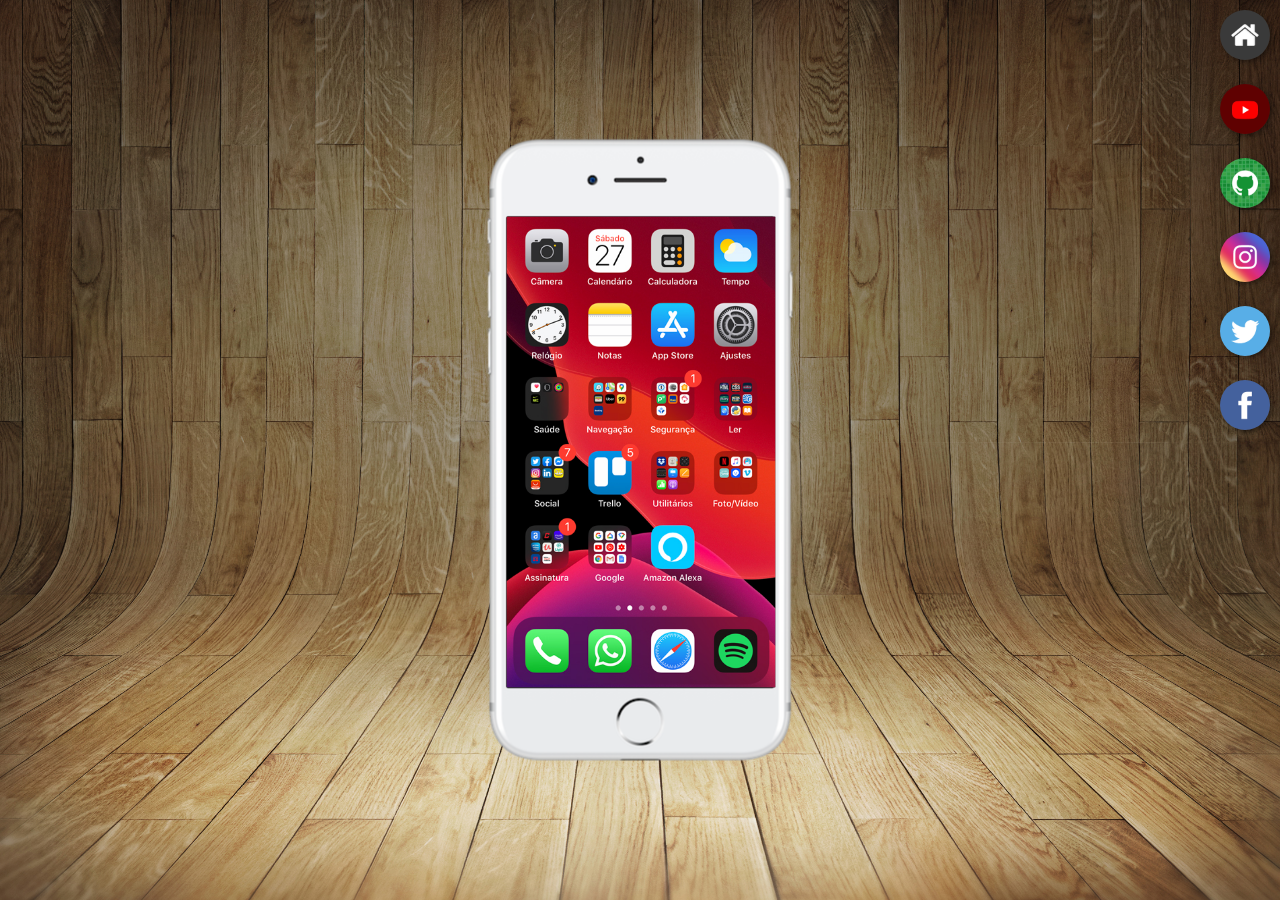
<file: index.html>
<!DOCTYPE html>
<html lang="pt-br">
<head>
    <meta charset="UTF-8">
    <meta name="viewport" content="width=device-width, initial-scale=1.0">
    <title>Projeto redes sociais</title>
    <link rel="shortcut icon" href="favicon.ico" type="image/x-icon">
    <link rel="stylesheet" href="estilos/style.css">
    <title>Projeto Redes Sociais</title>
</head>
<body>
    <main>
        <section id="telefone">
            <iframe src="home.html" name="tela" id="tela" frameborder="0"></iframe>
        </section>
        <section id="redes-sociais">
            <a href="#" target="tela"> <img src="imagens/logo-home.jpg" alt="Home"></a><br>
            <a href="#" target="tela"> <img src="imagens/logo-youtube.jpg" alt="Youtube"></a><br>
            <a href="#" target="tela"> <img src="imagens/logo-github.jpg" alt="Github"></a><br>
            <a href="#" target="tela"> <img src="imagens/logo-instagram.jpg" alt="Instagram"></a><br>
            <a href="#" target="tela"> <img src="imagens/logo-twitter.jpg" alt="Twitter"></a><br>
            <a href="#" target="tela"> <img src="imagens/logo-facebook.jpg" alt="Facebook"></a><br>
        </section>
    </main>
</body>
</html>
</file>
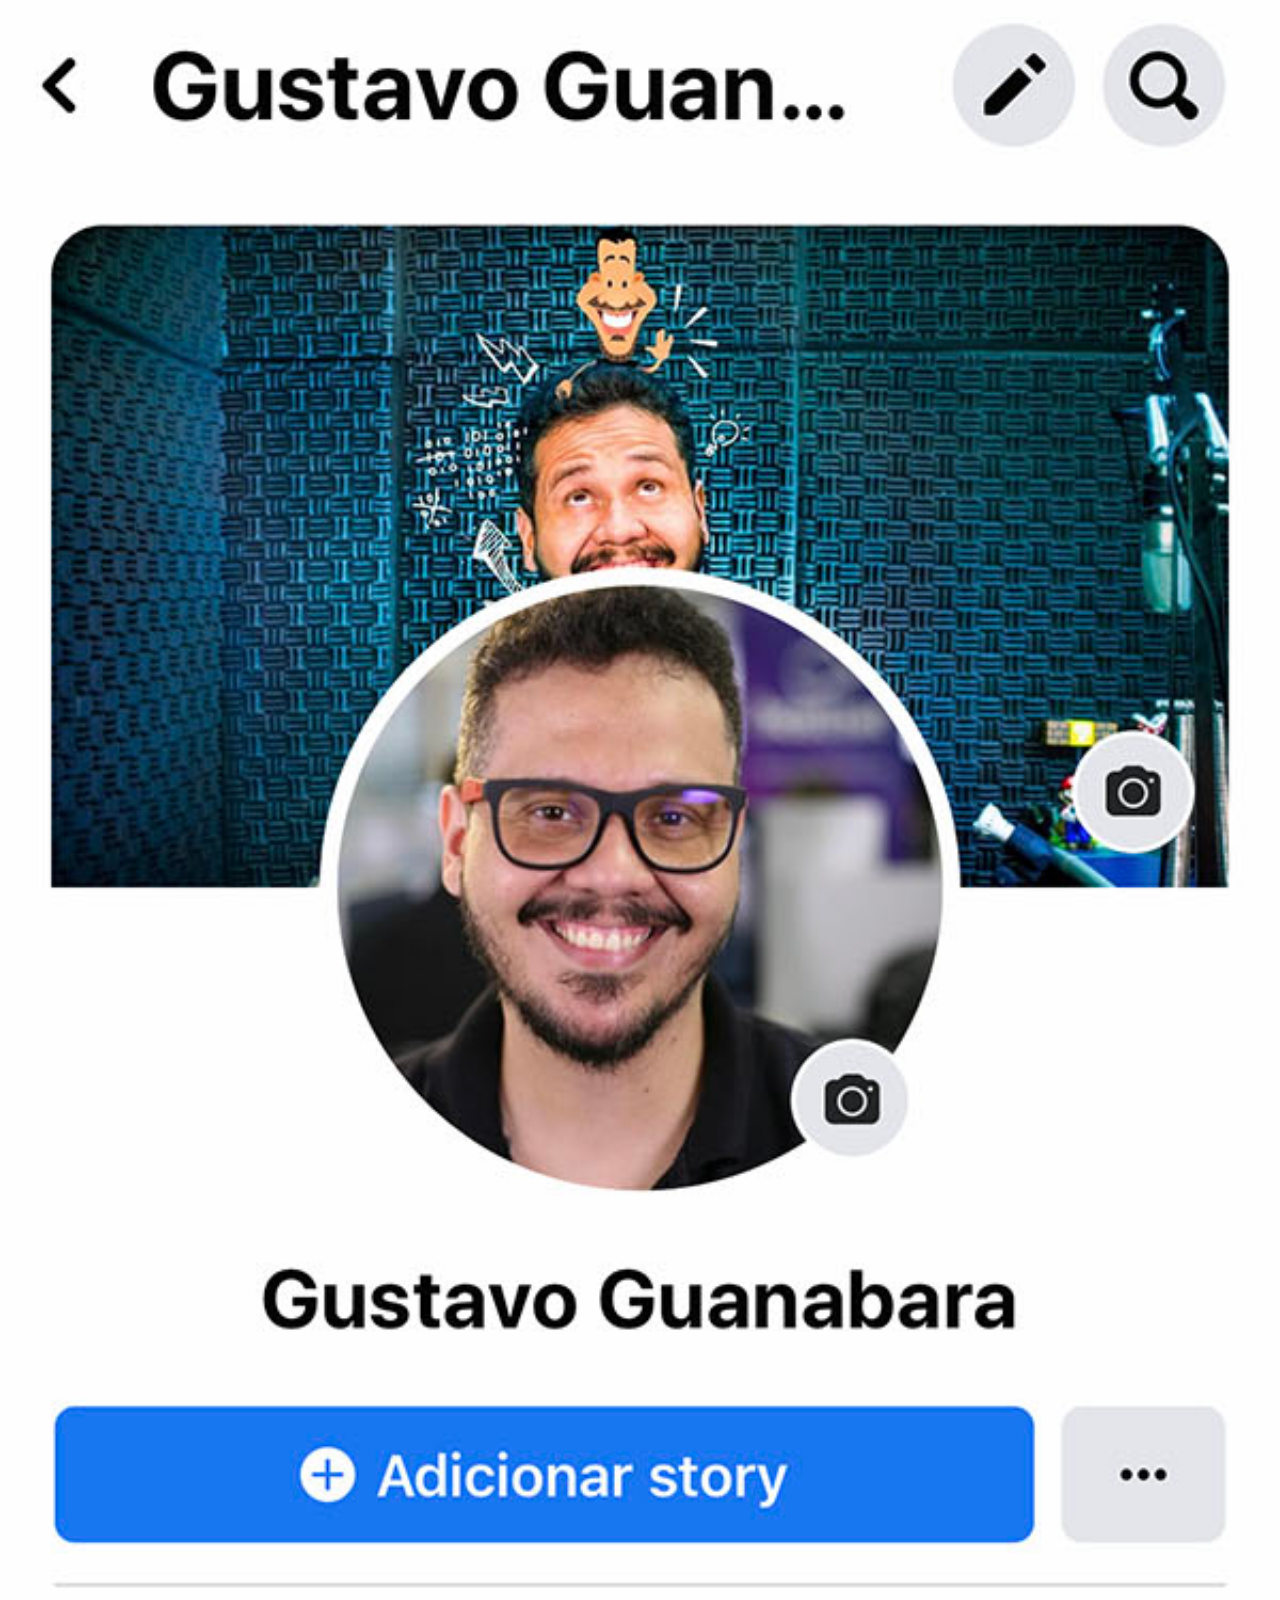
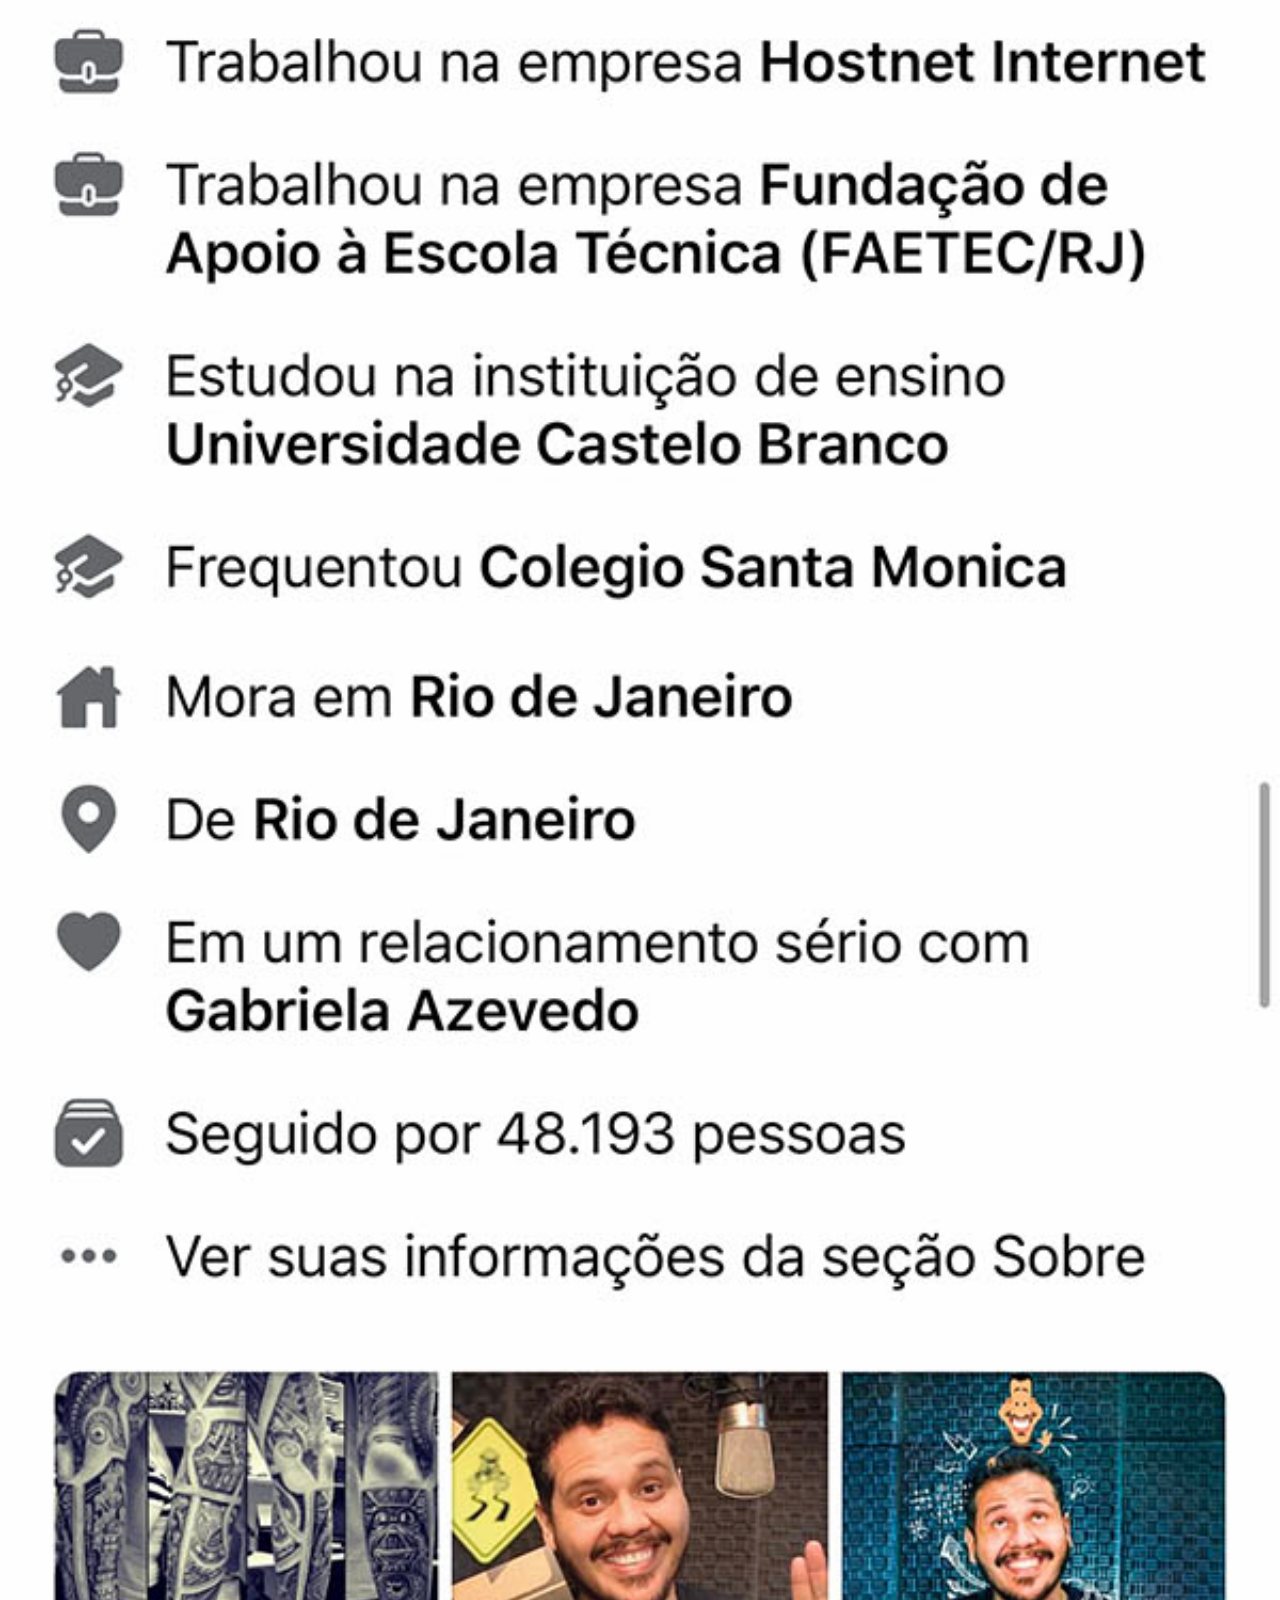
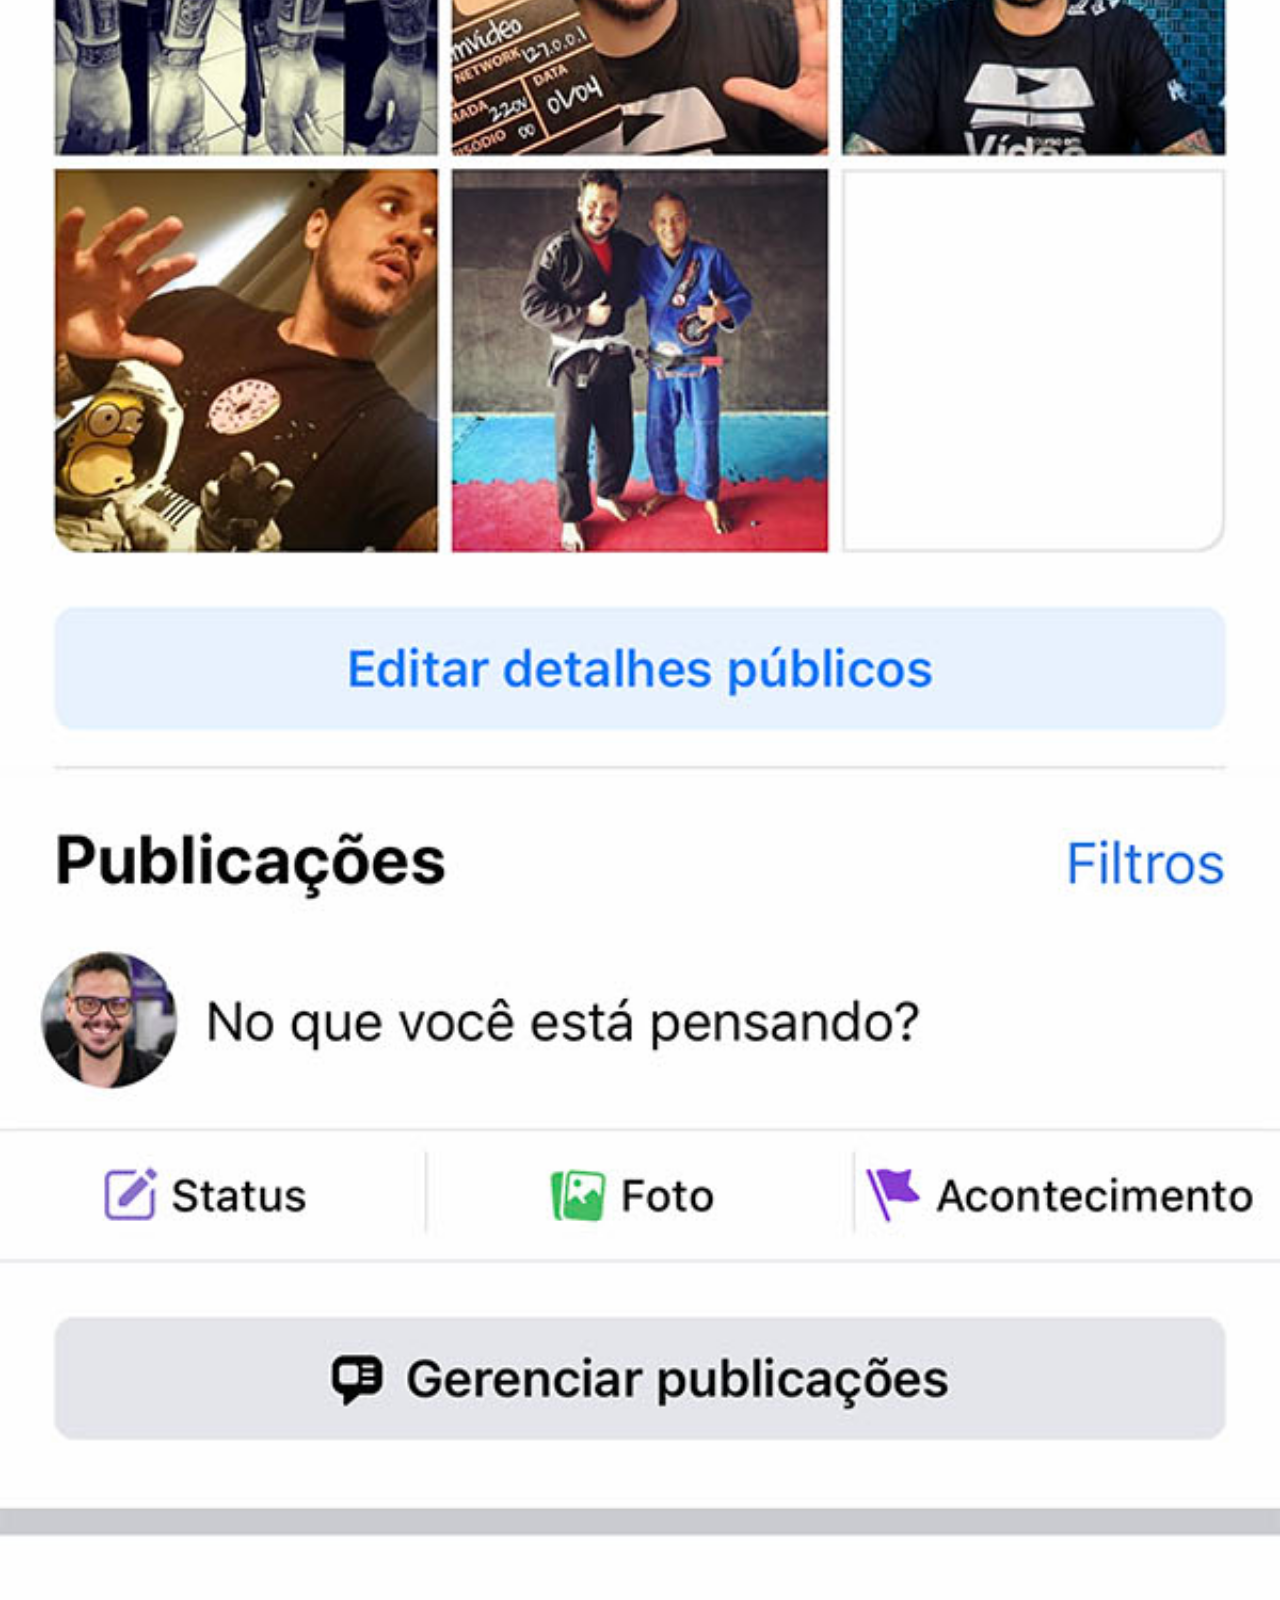
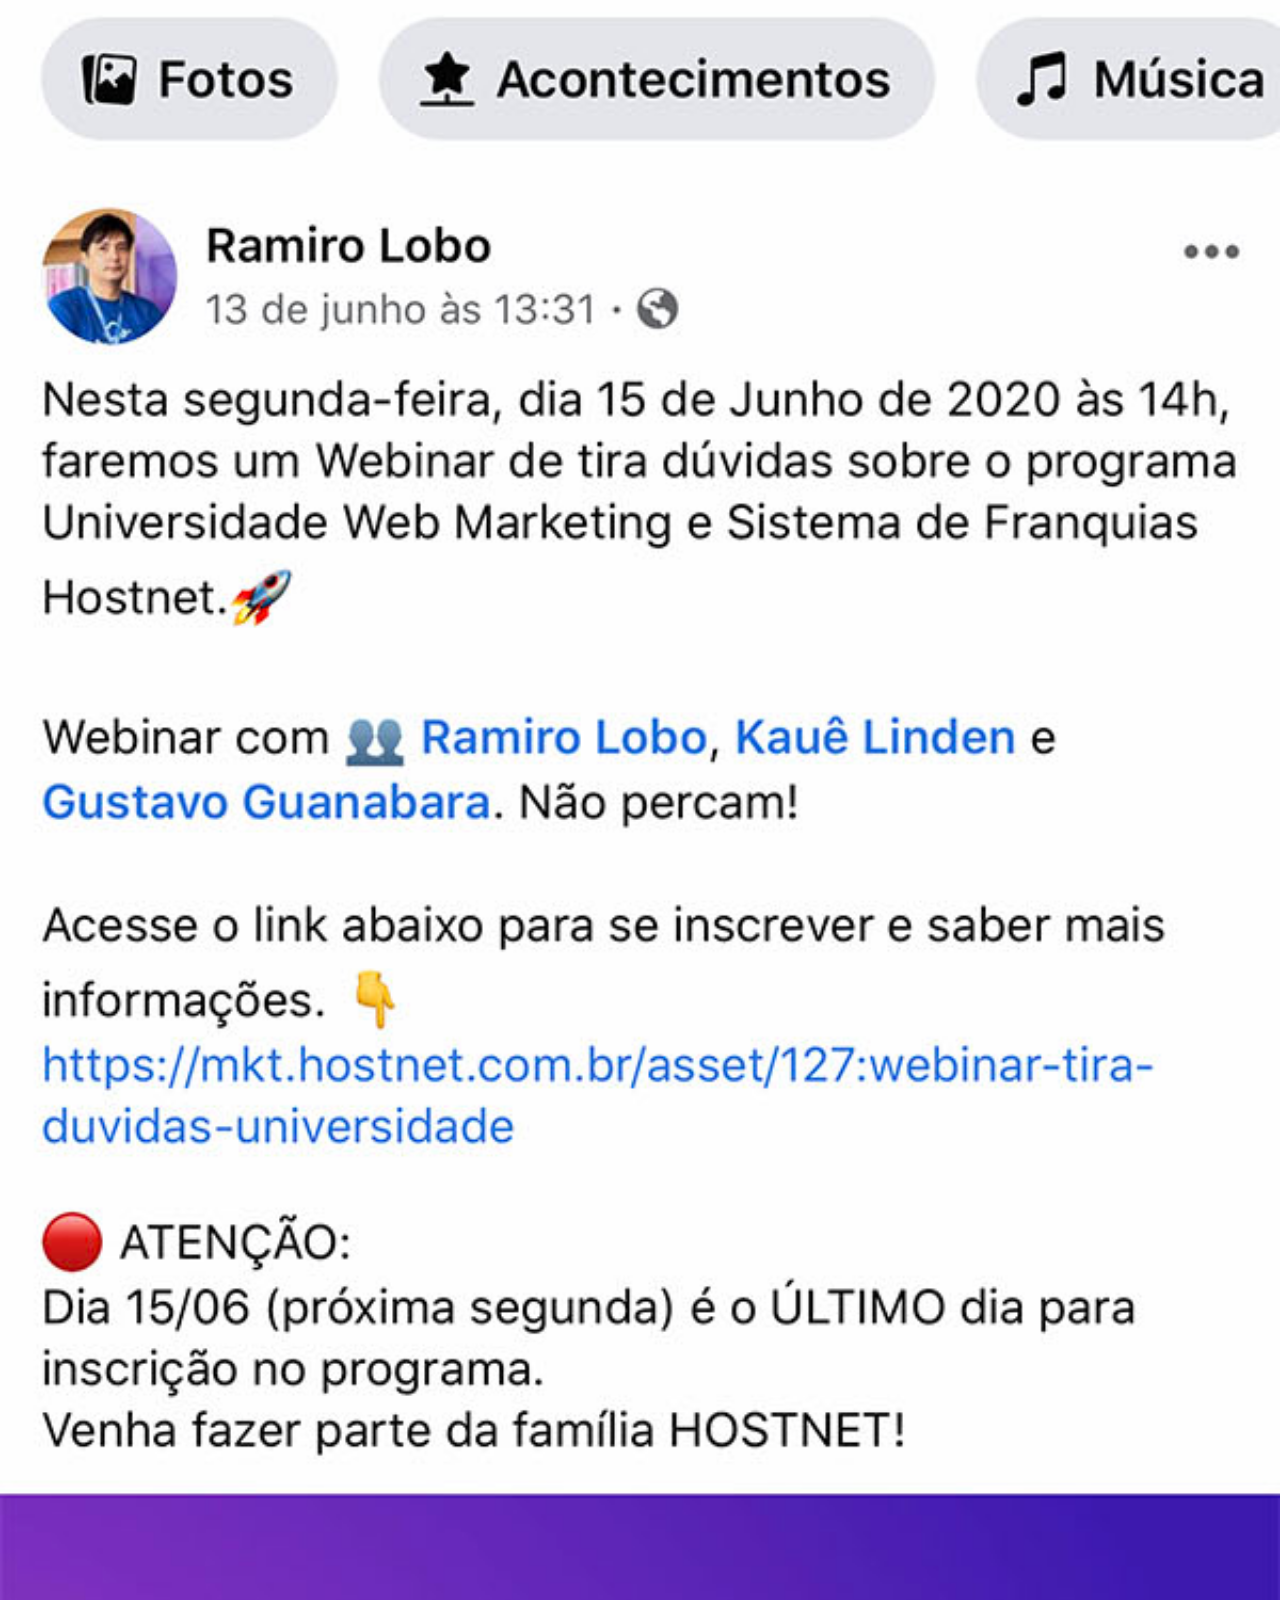
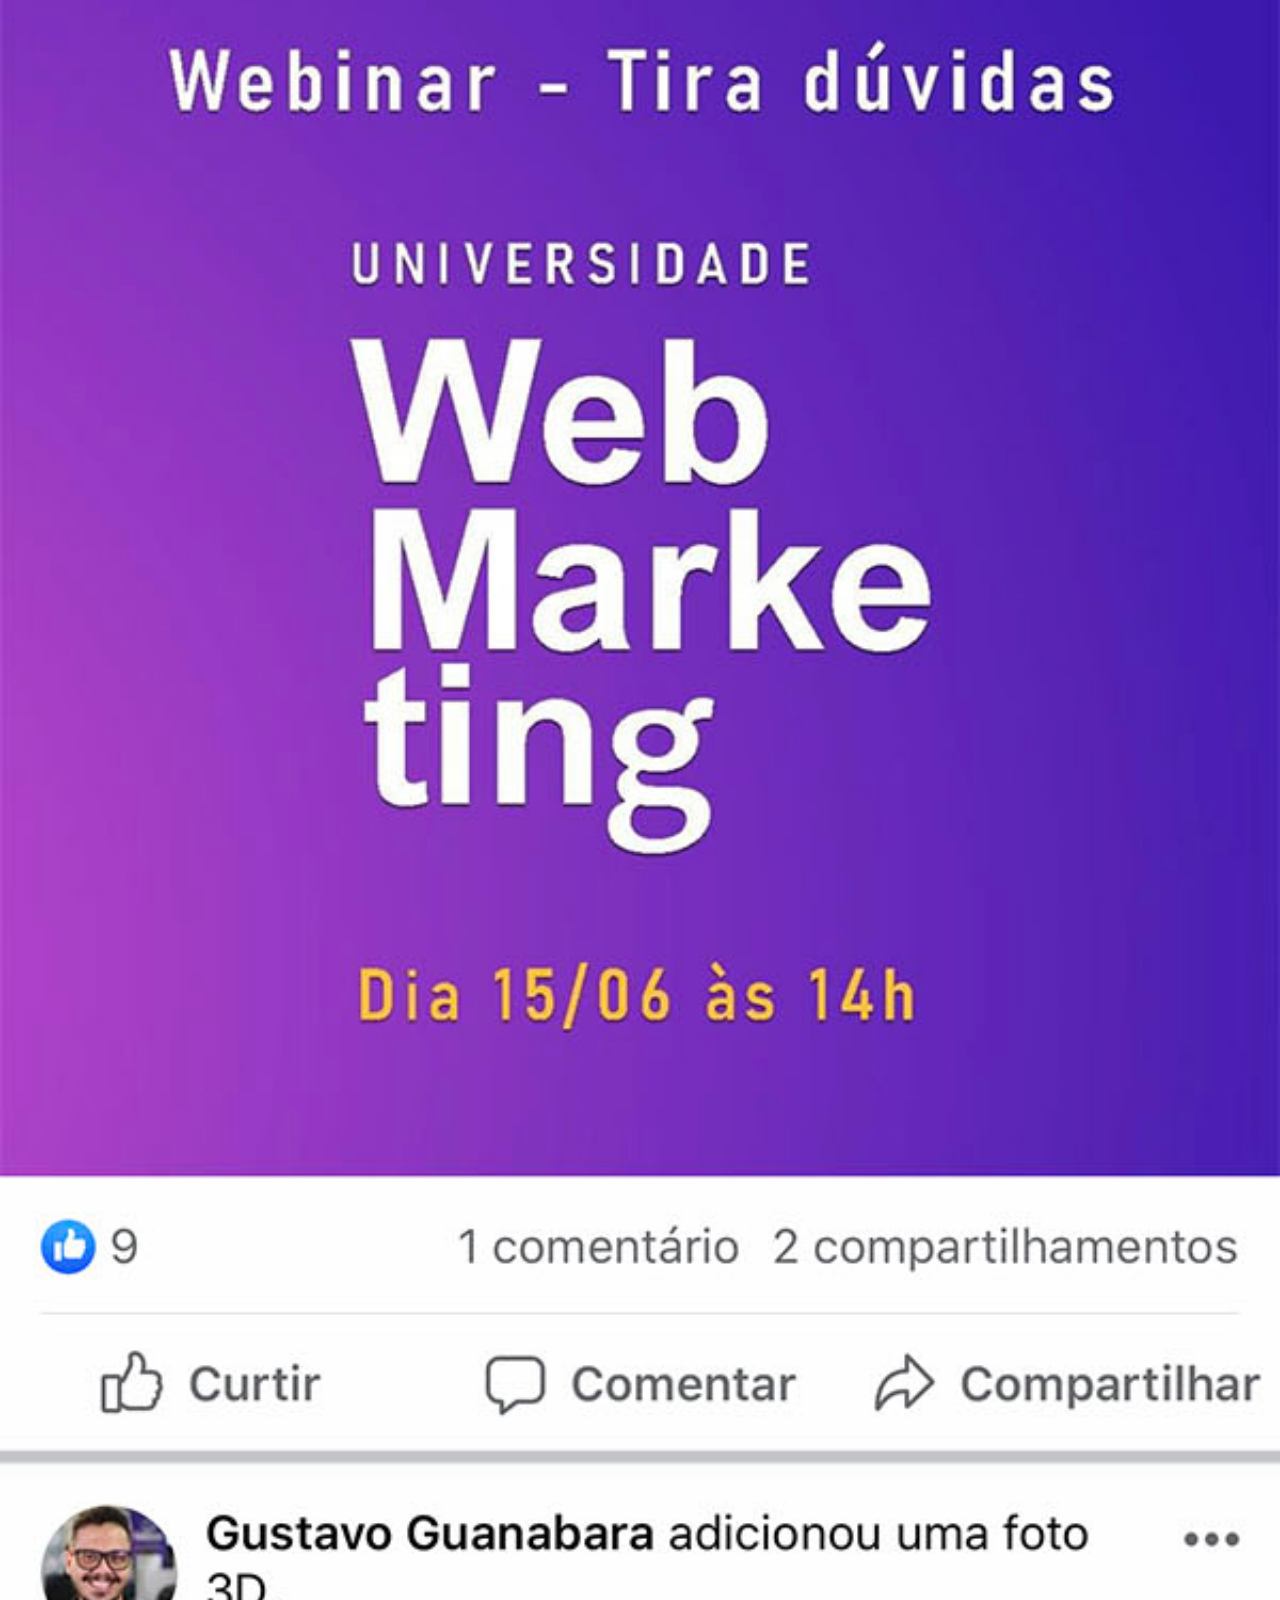
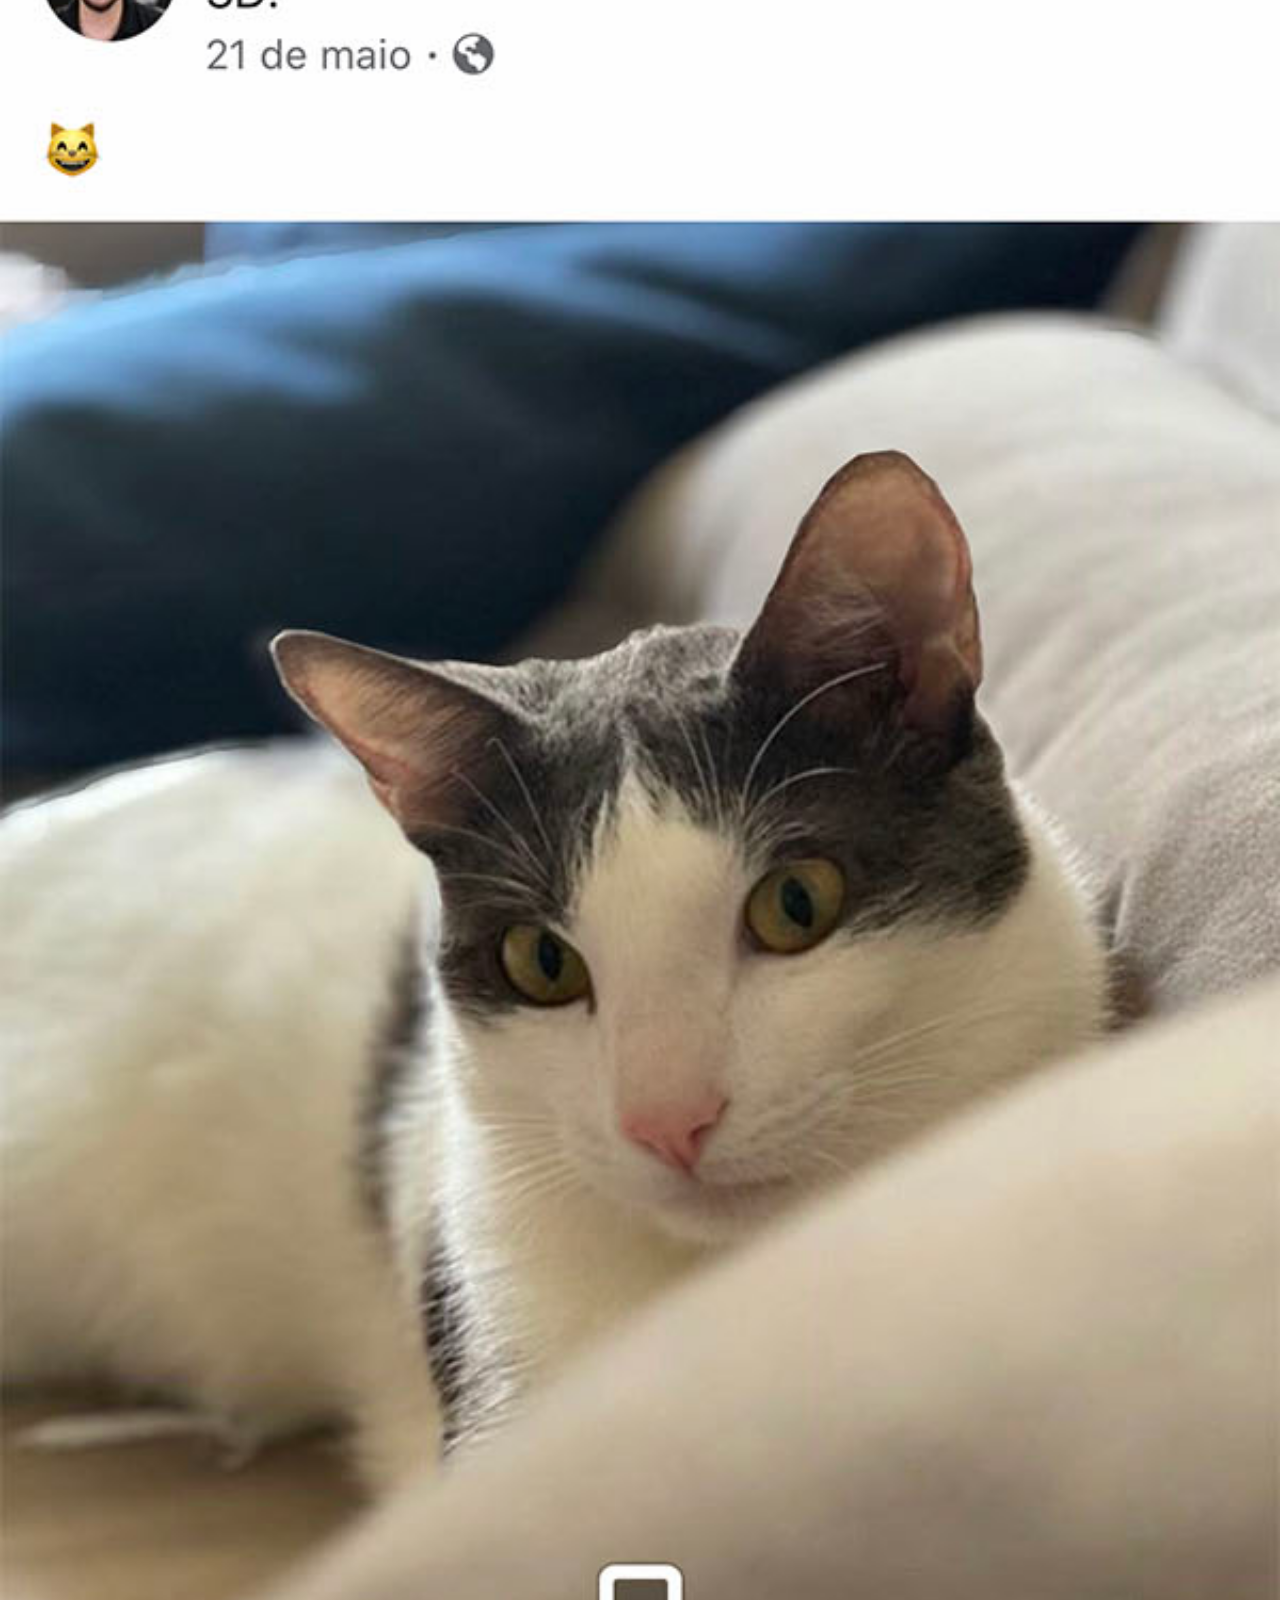
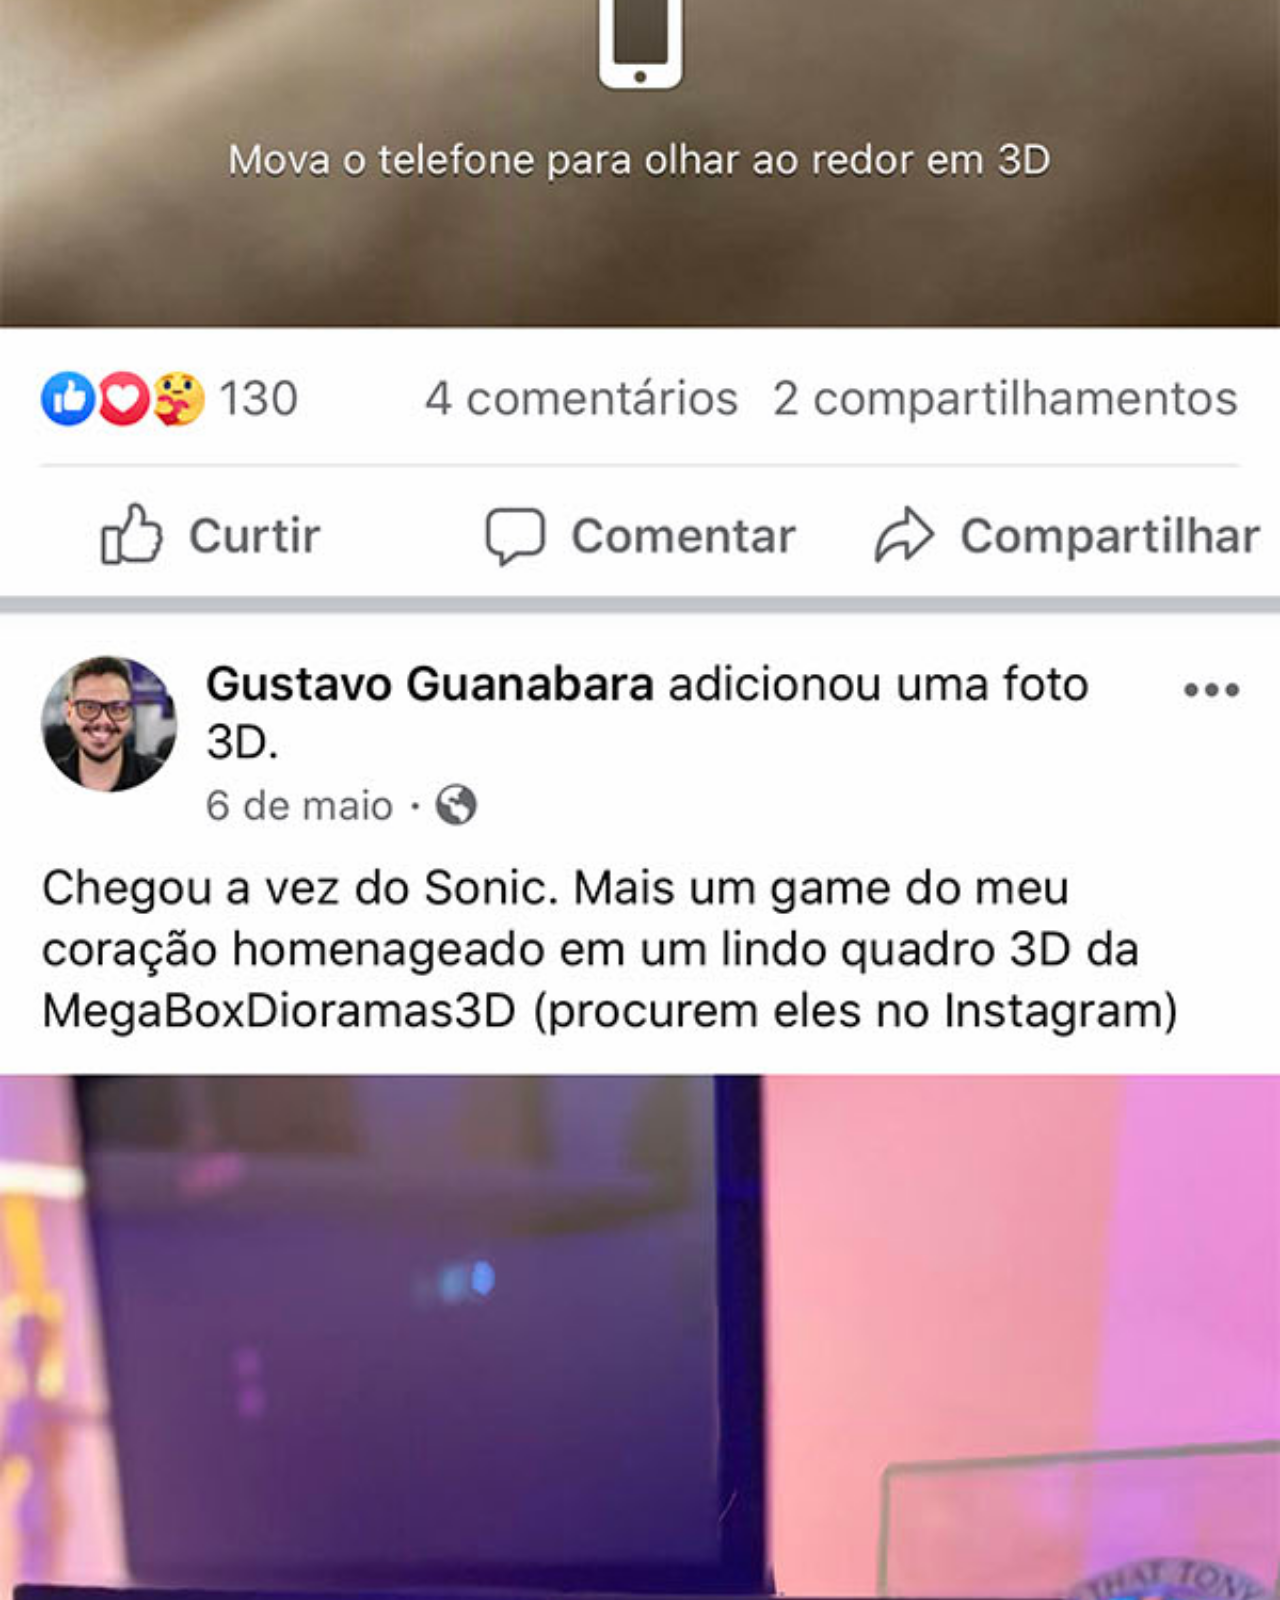
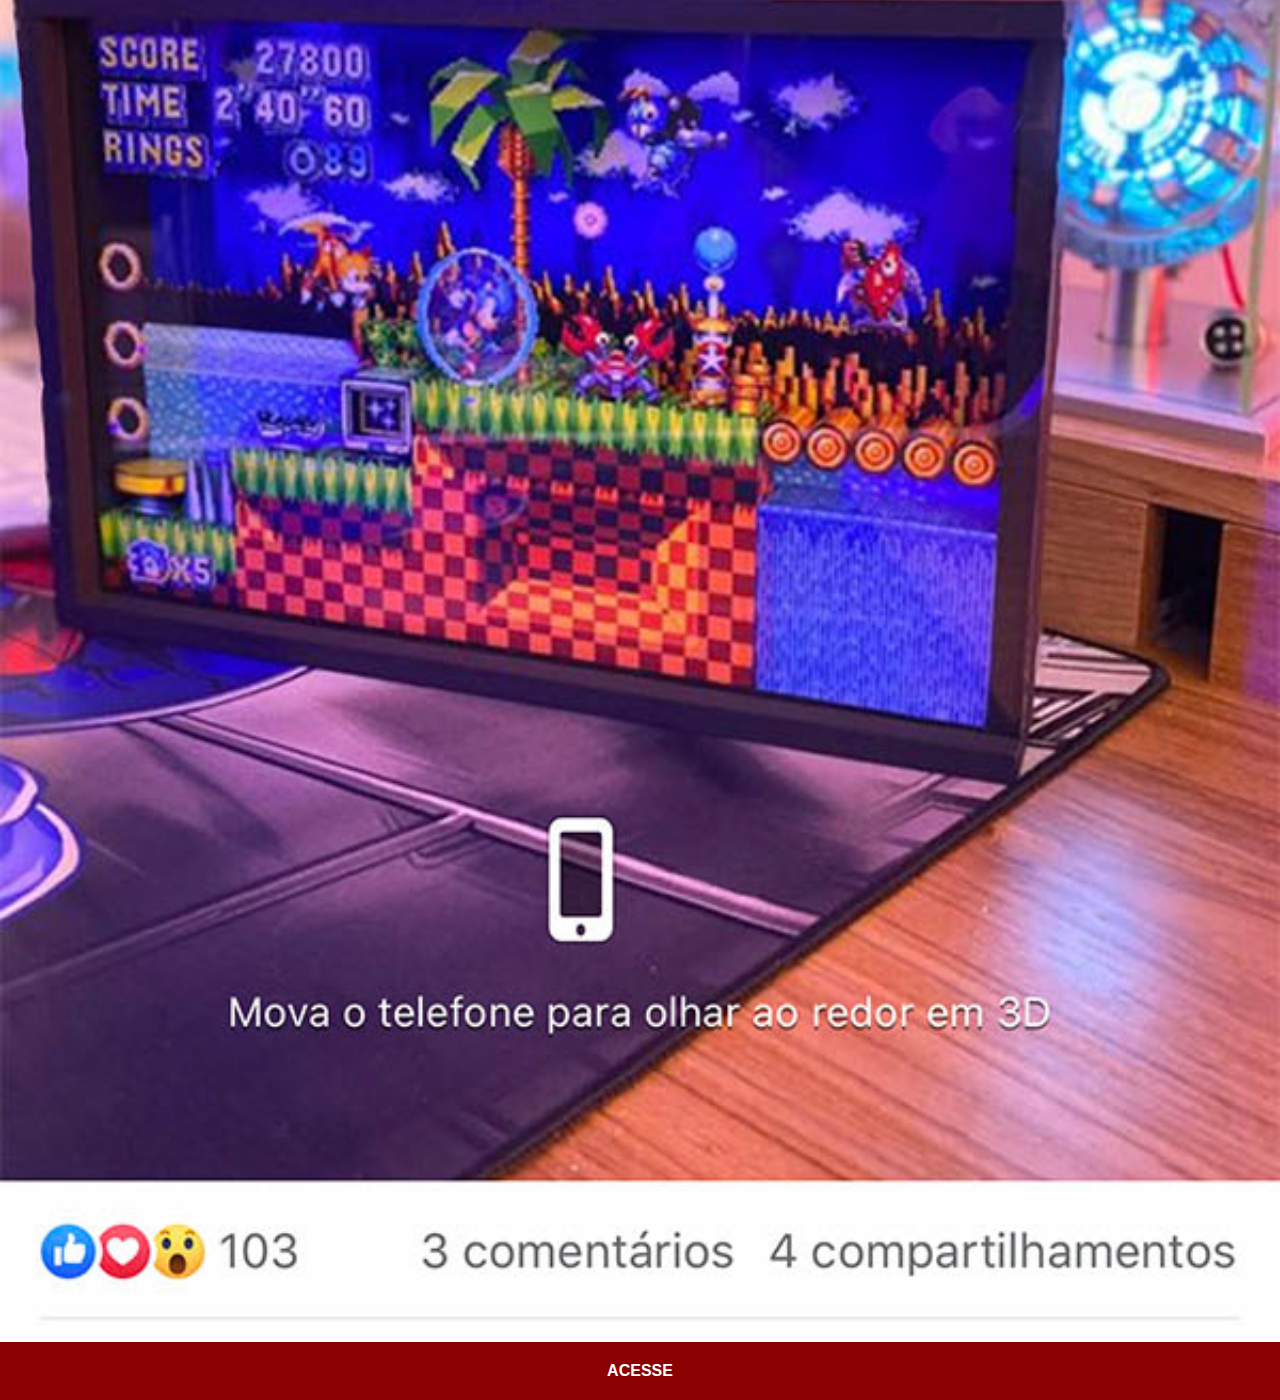
<file: facebook.html>
<!DOCTYPE html>
<html lang="pt-br">
<head>
    <meta charset="UTF-8">
    <meta name="viewport" content="width=device-width, initial-scale=1.0">
    <title>Facebook</title>
    <link rel="stylesheet" href="estilos/social.css">
</head>
<body>
    <img src="imagens/tela-facebook.jpg" alt="Facebook">
    <a href="https://facebook.com/gustavoguanabara" target="_blank">ACESSE</a>
    
</body>
</html>
</file>
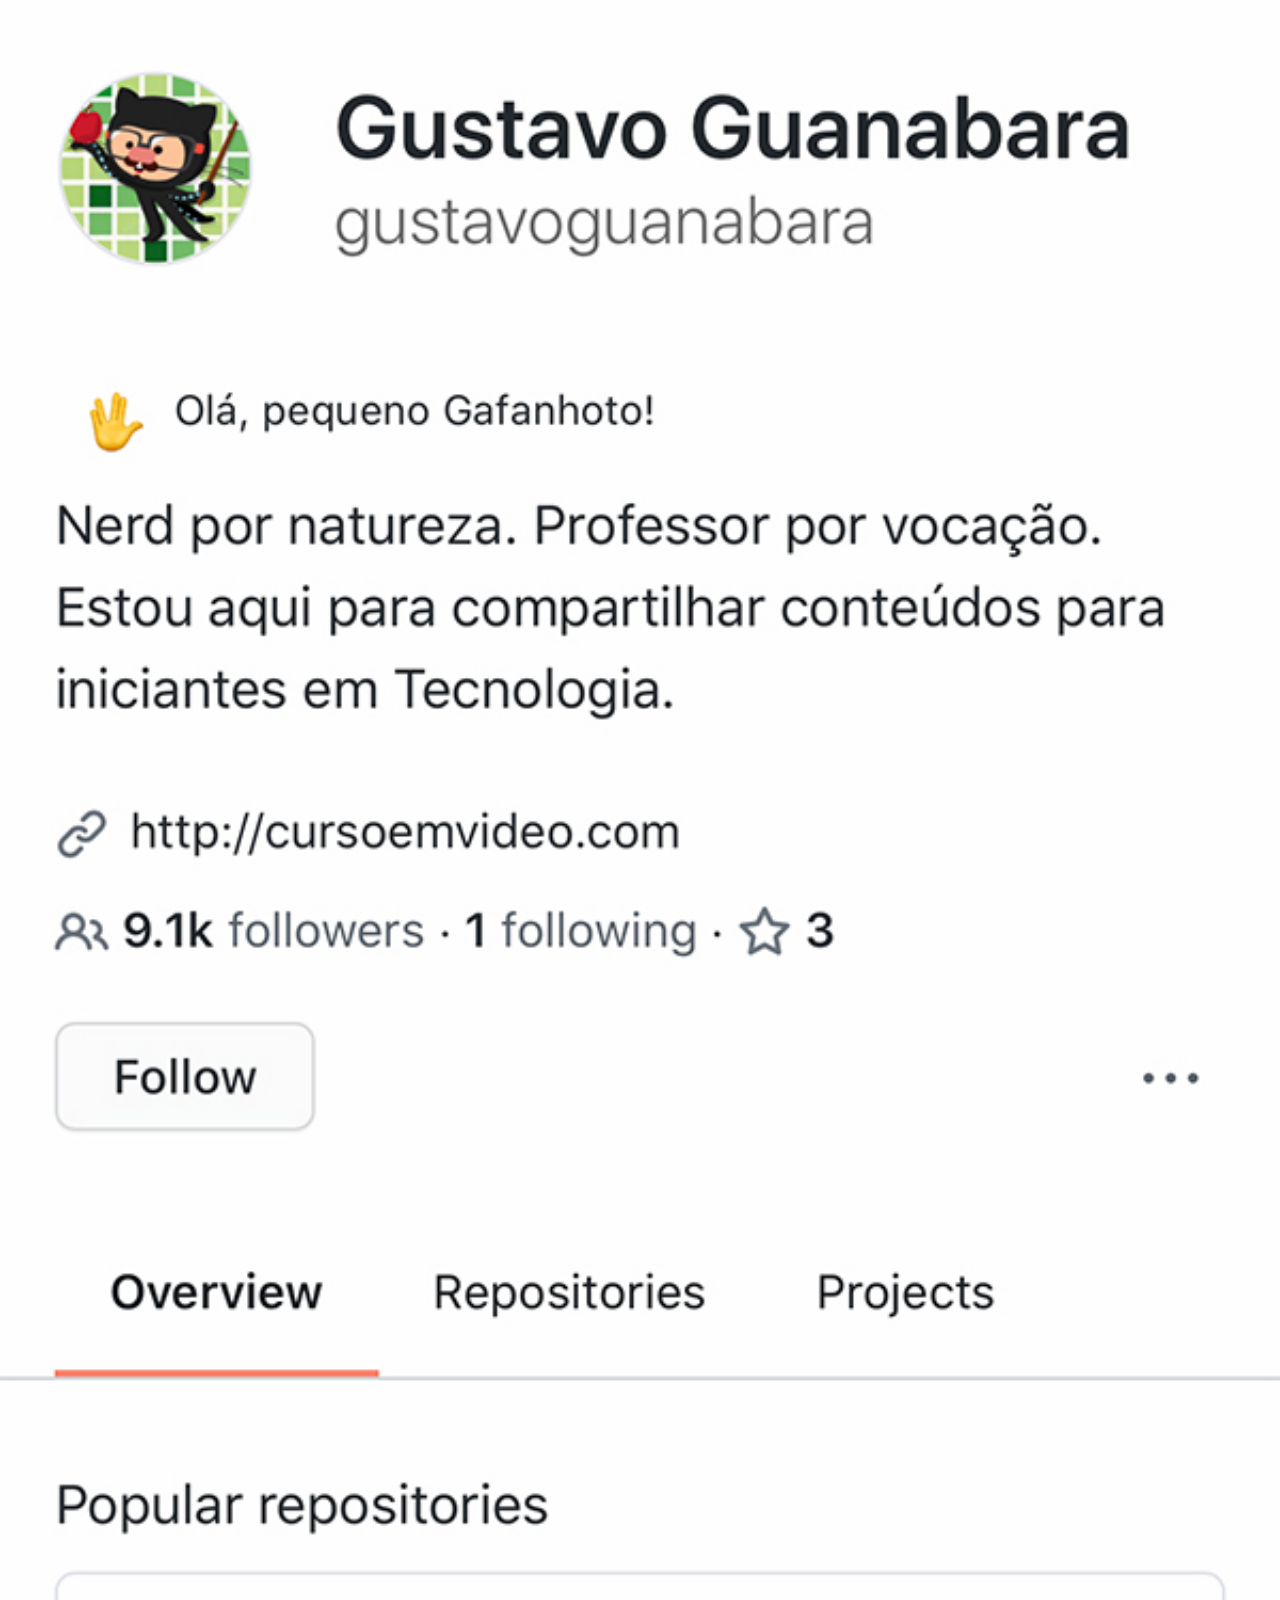
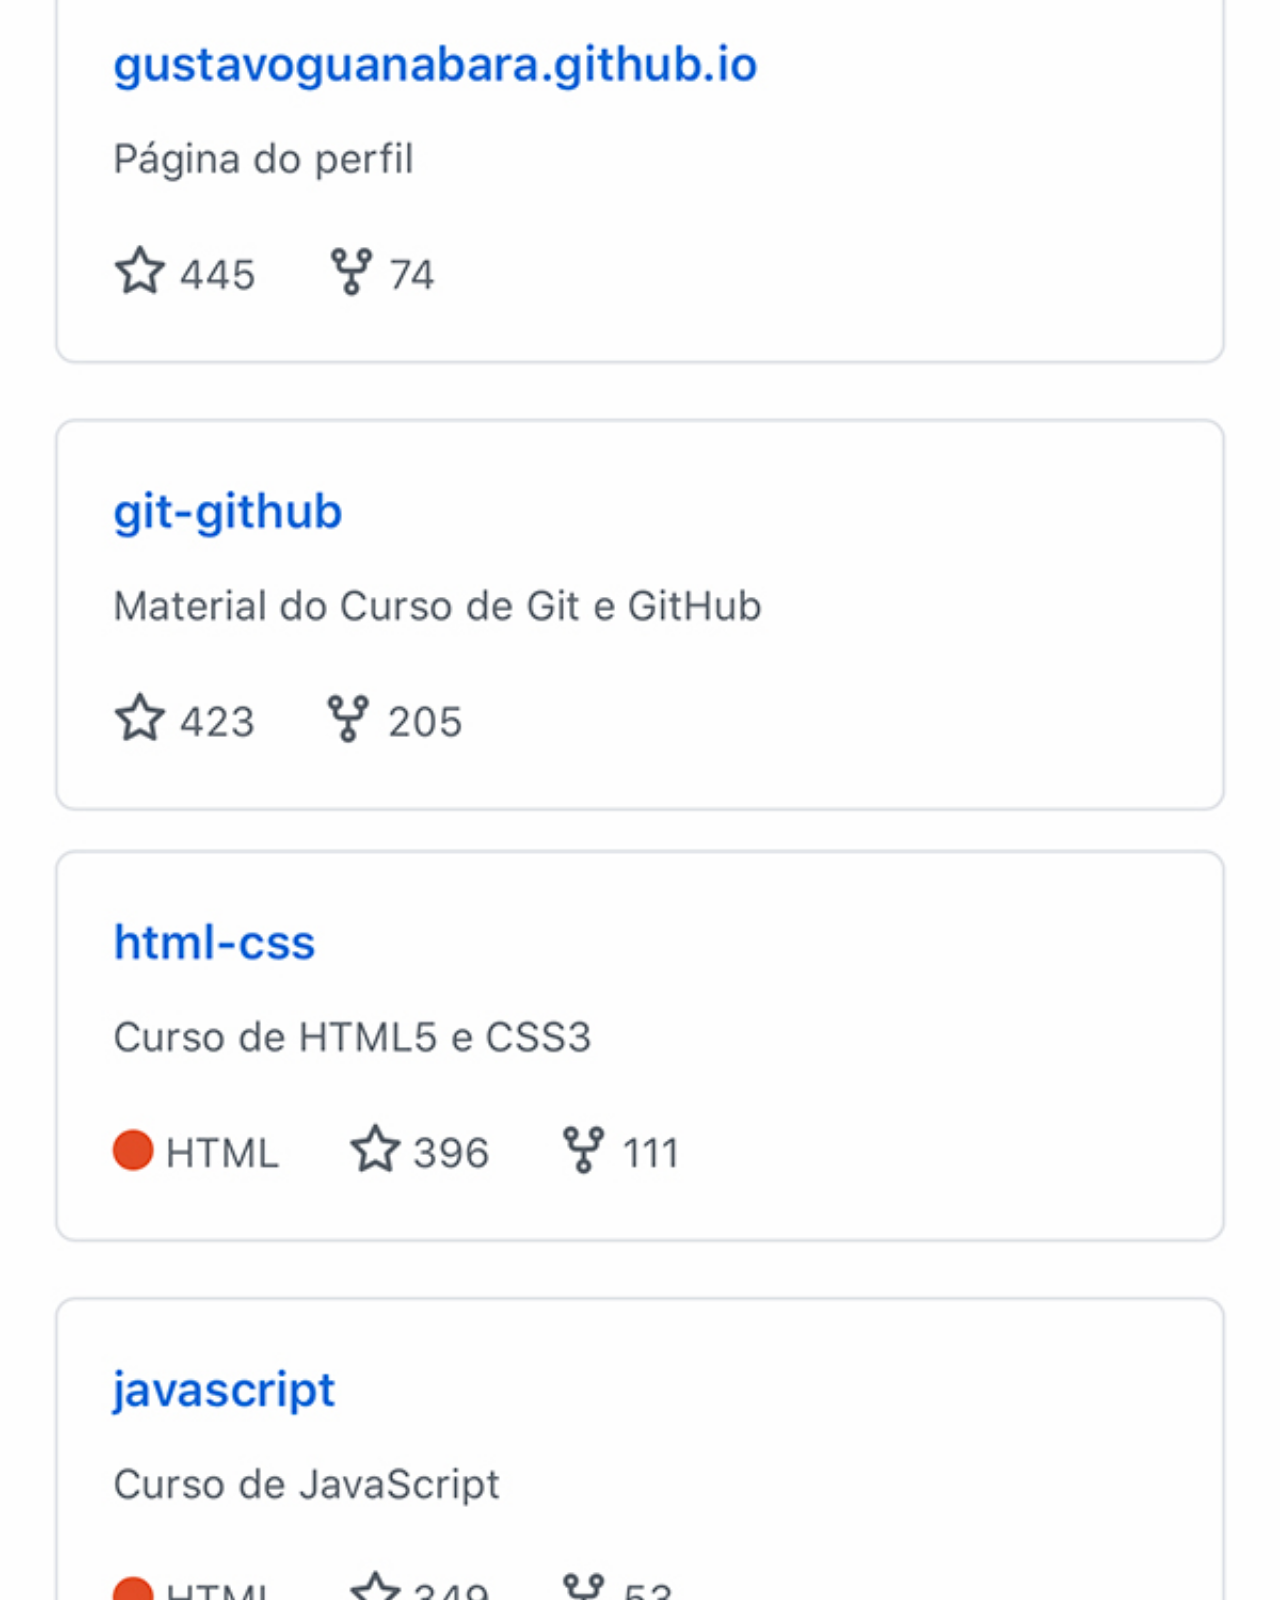
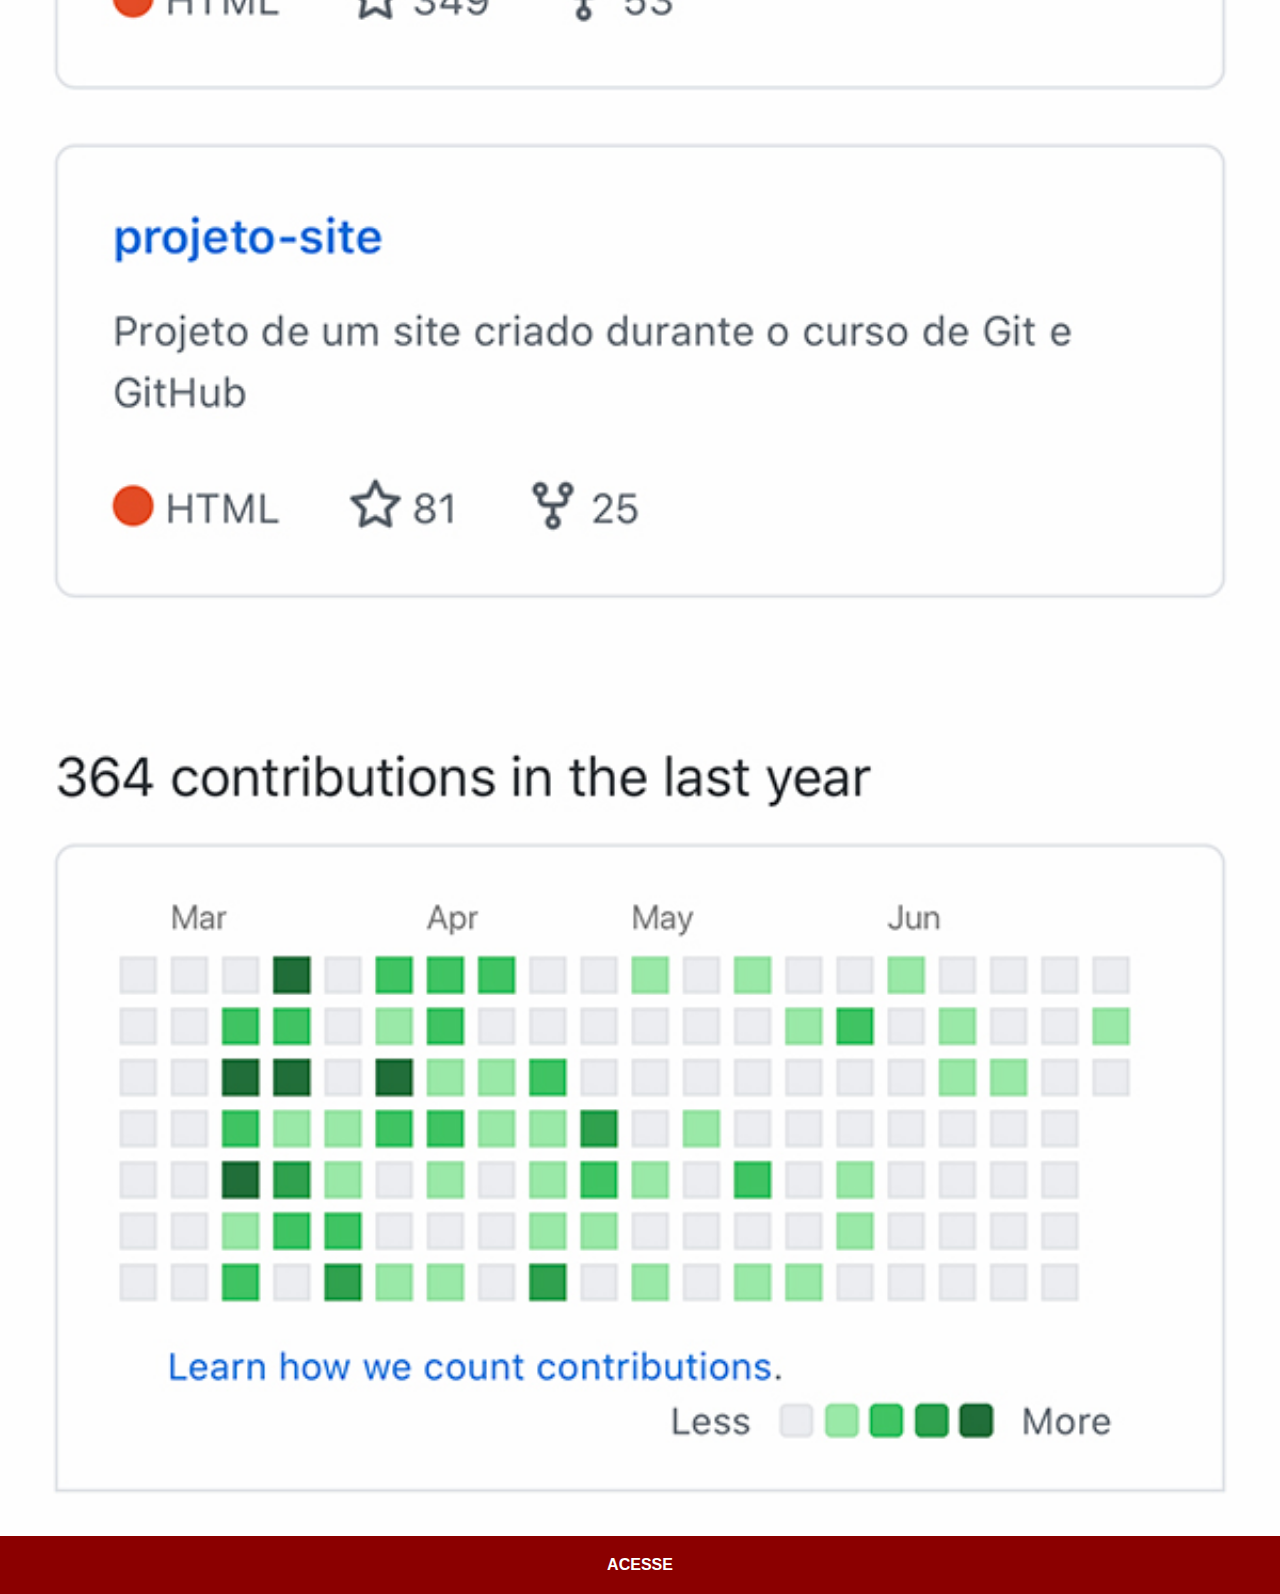
<file: github.html>
<!DOCTYPE html>
<html lang="pt-br">
<head>
    <meta charset="UTF-8">
    <meta name="viewport" content="width=device-width, initial-scale=1.0">
    <title>Document</title>
    <link rel="stylesheet" href="estilos/social.css">
</head>
<body>
    <img src="imagens/tela-github.jpg" alt="Github">
    <a href="https://github.com/gustavoguanabara" target="_blank">ACESSE</a>
    
</body>
</html>
</file>
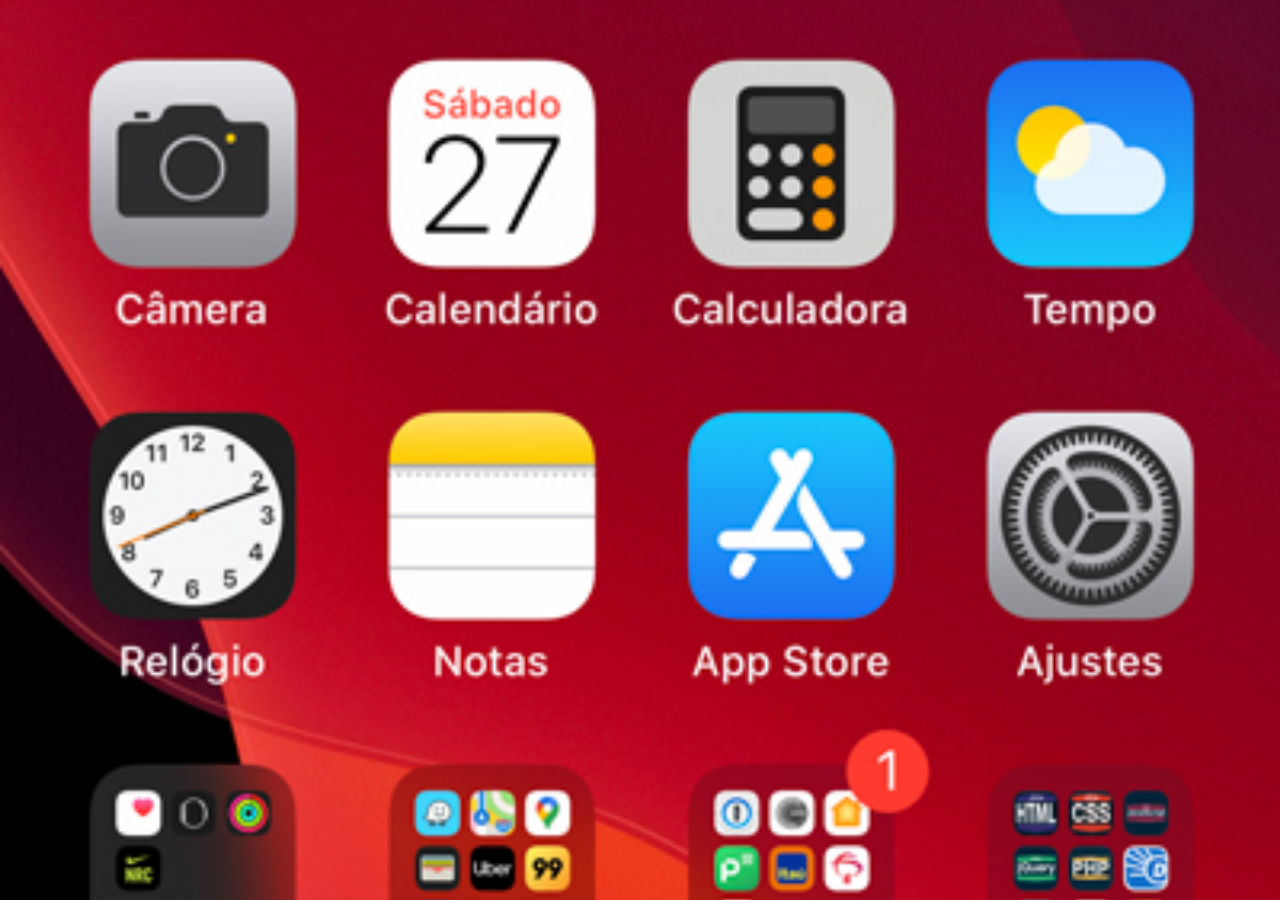
<file: home.html>
<!DOCTYPE html>
<html lang="pt-br">
<head>
    <meta charset="UTF-8">
    <meta name="viewport" content="width=device-width, initial-scale=1.0">
    <title>Home</title>
    <style>
        *{
            margin: 0px;
            padding: 0px;
        }
        body{
            width: 100vw;
            height: 100vh;
            background: black url(imagens/tela-home.jpg) no-repeat top center;
            background-size: cover;

        }
    </style>
</head>
<body>
    
</body>
</html>
</file>
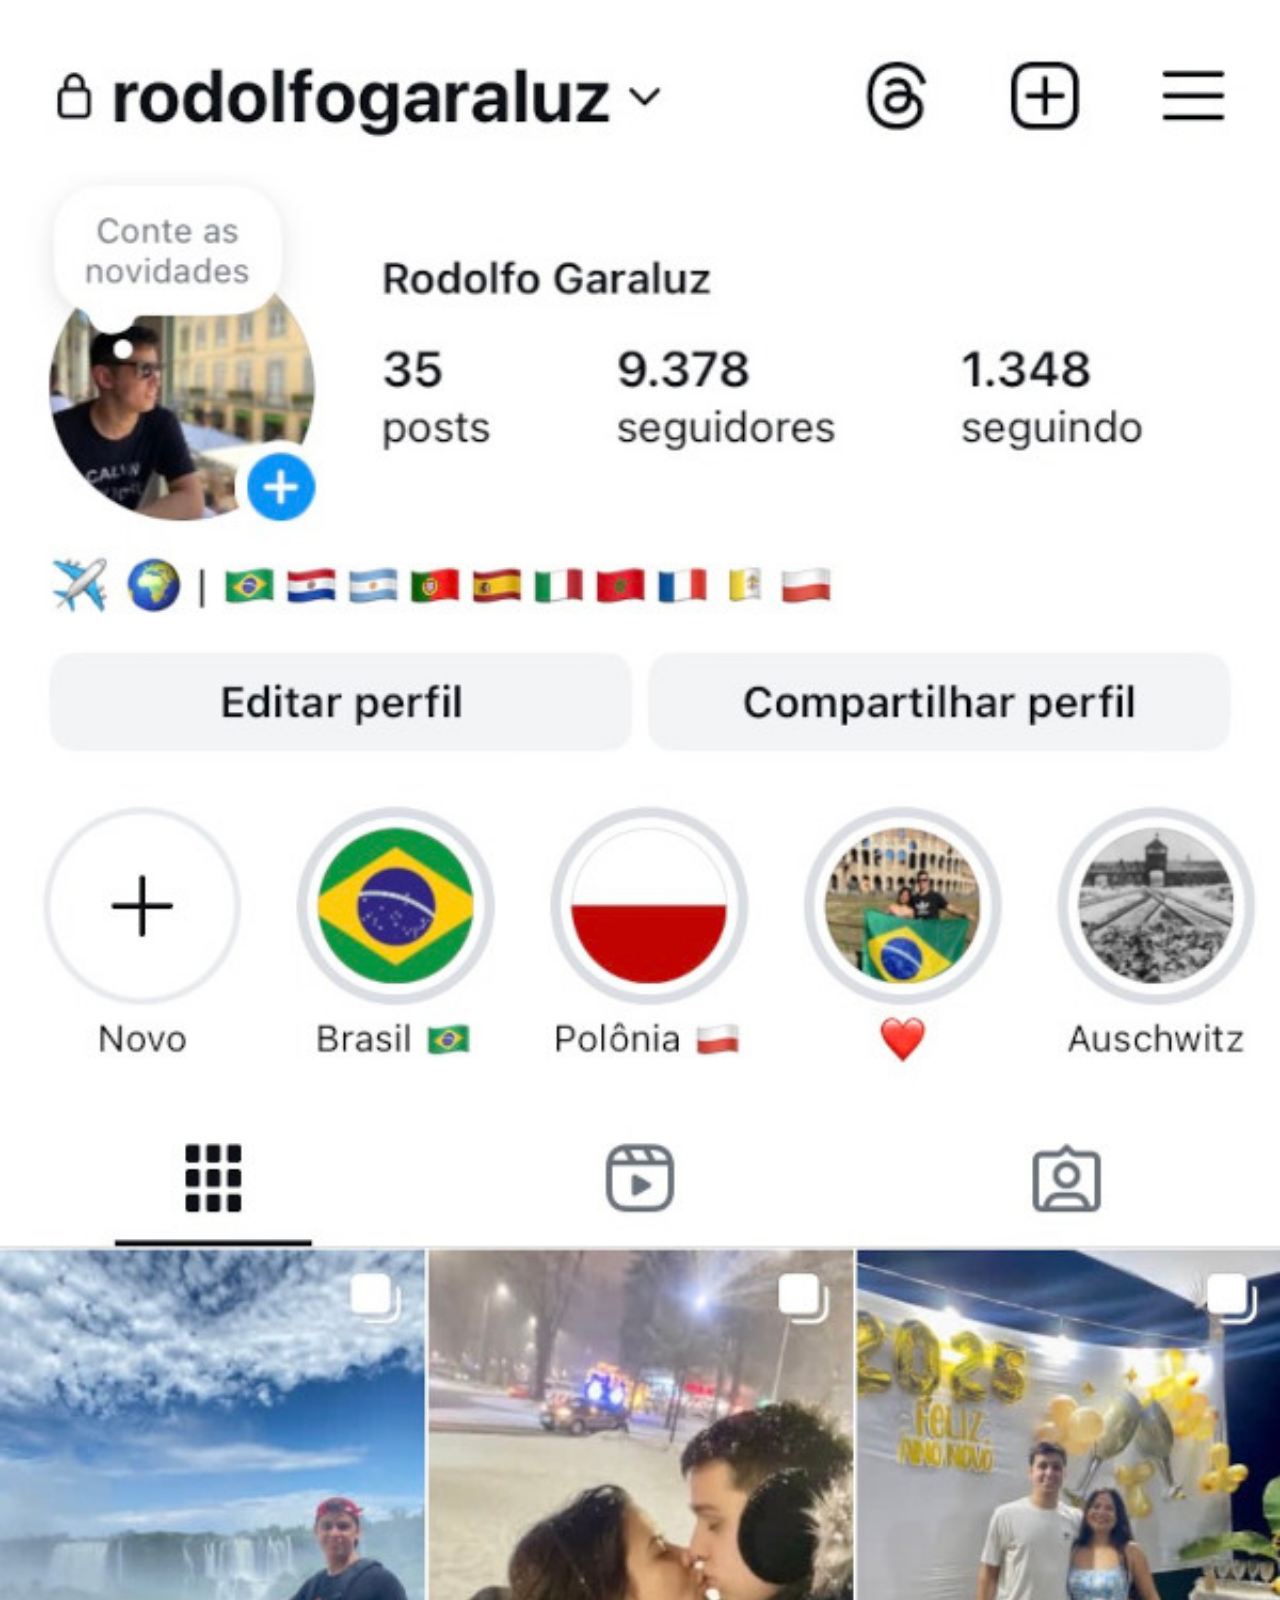
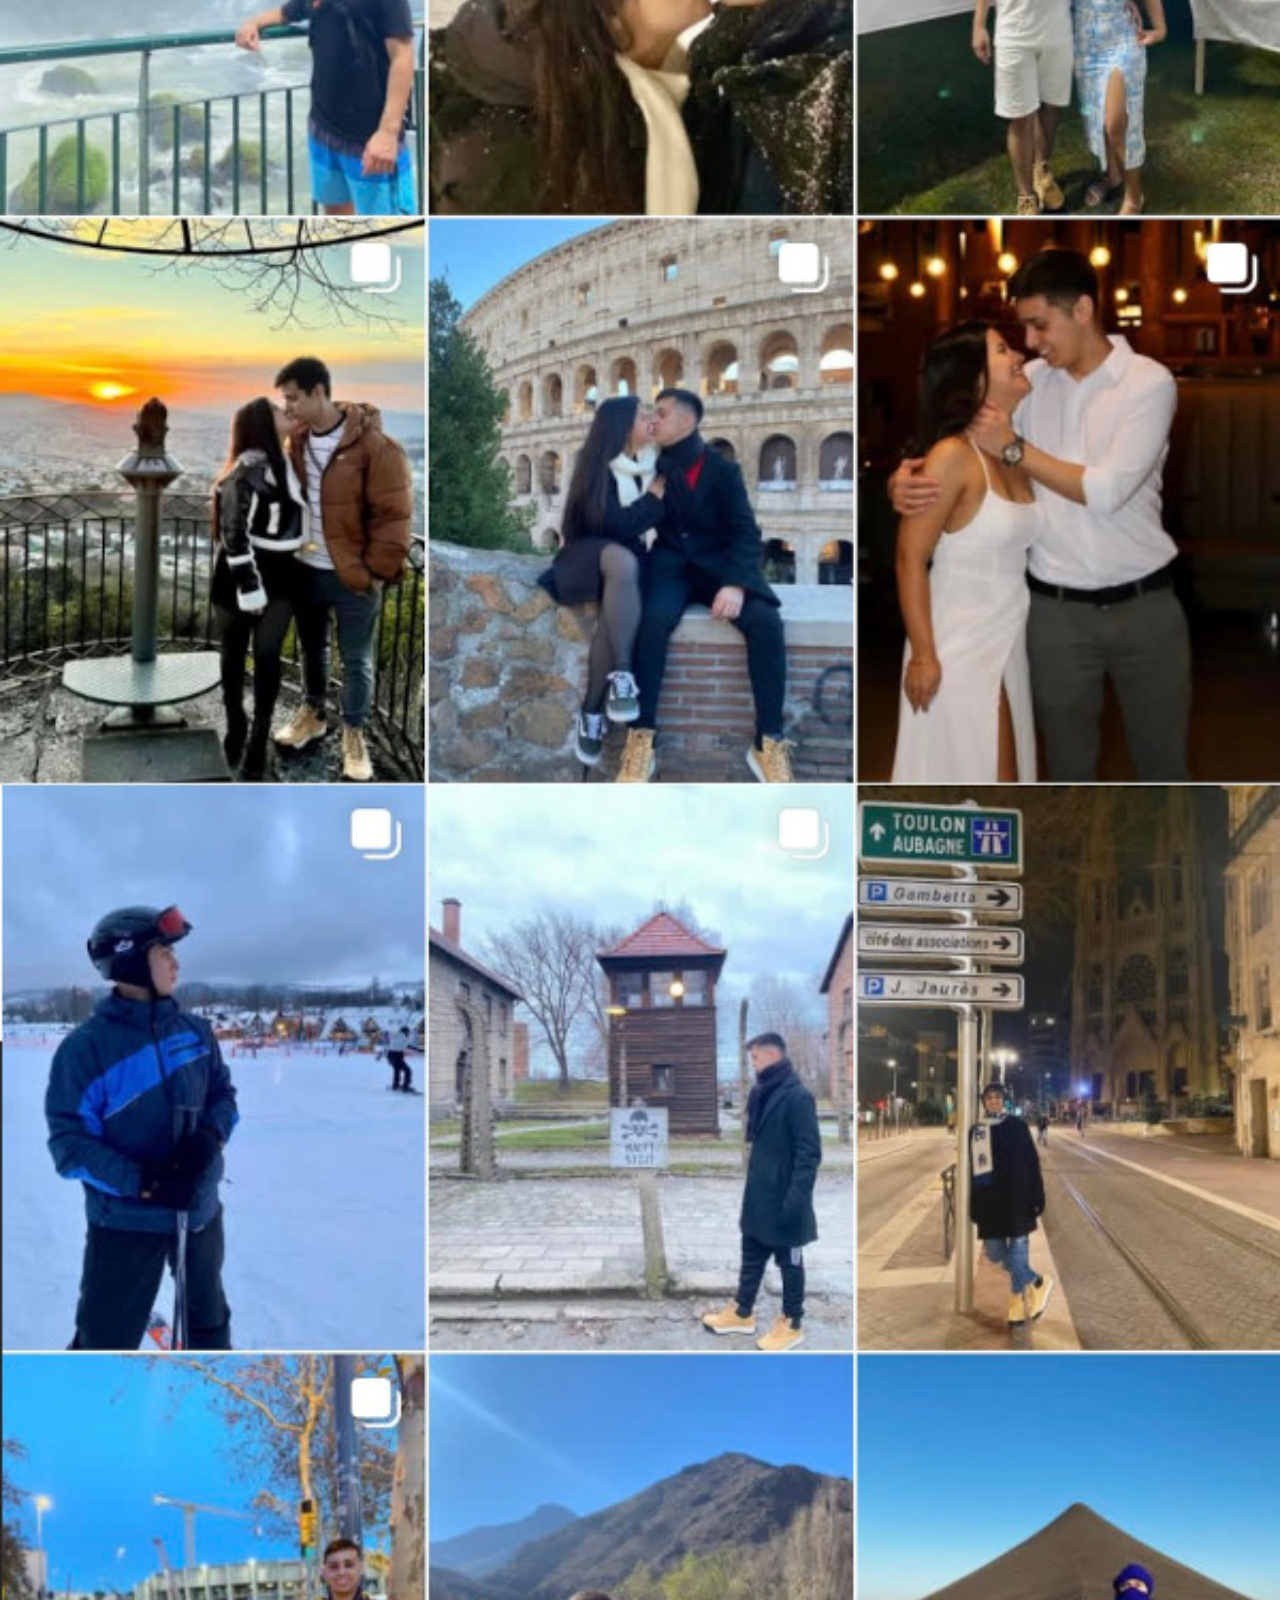
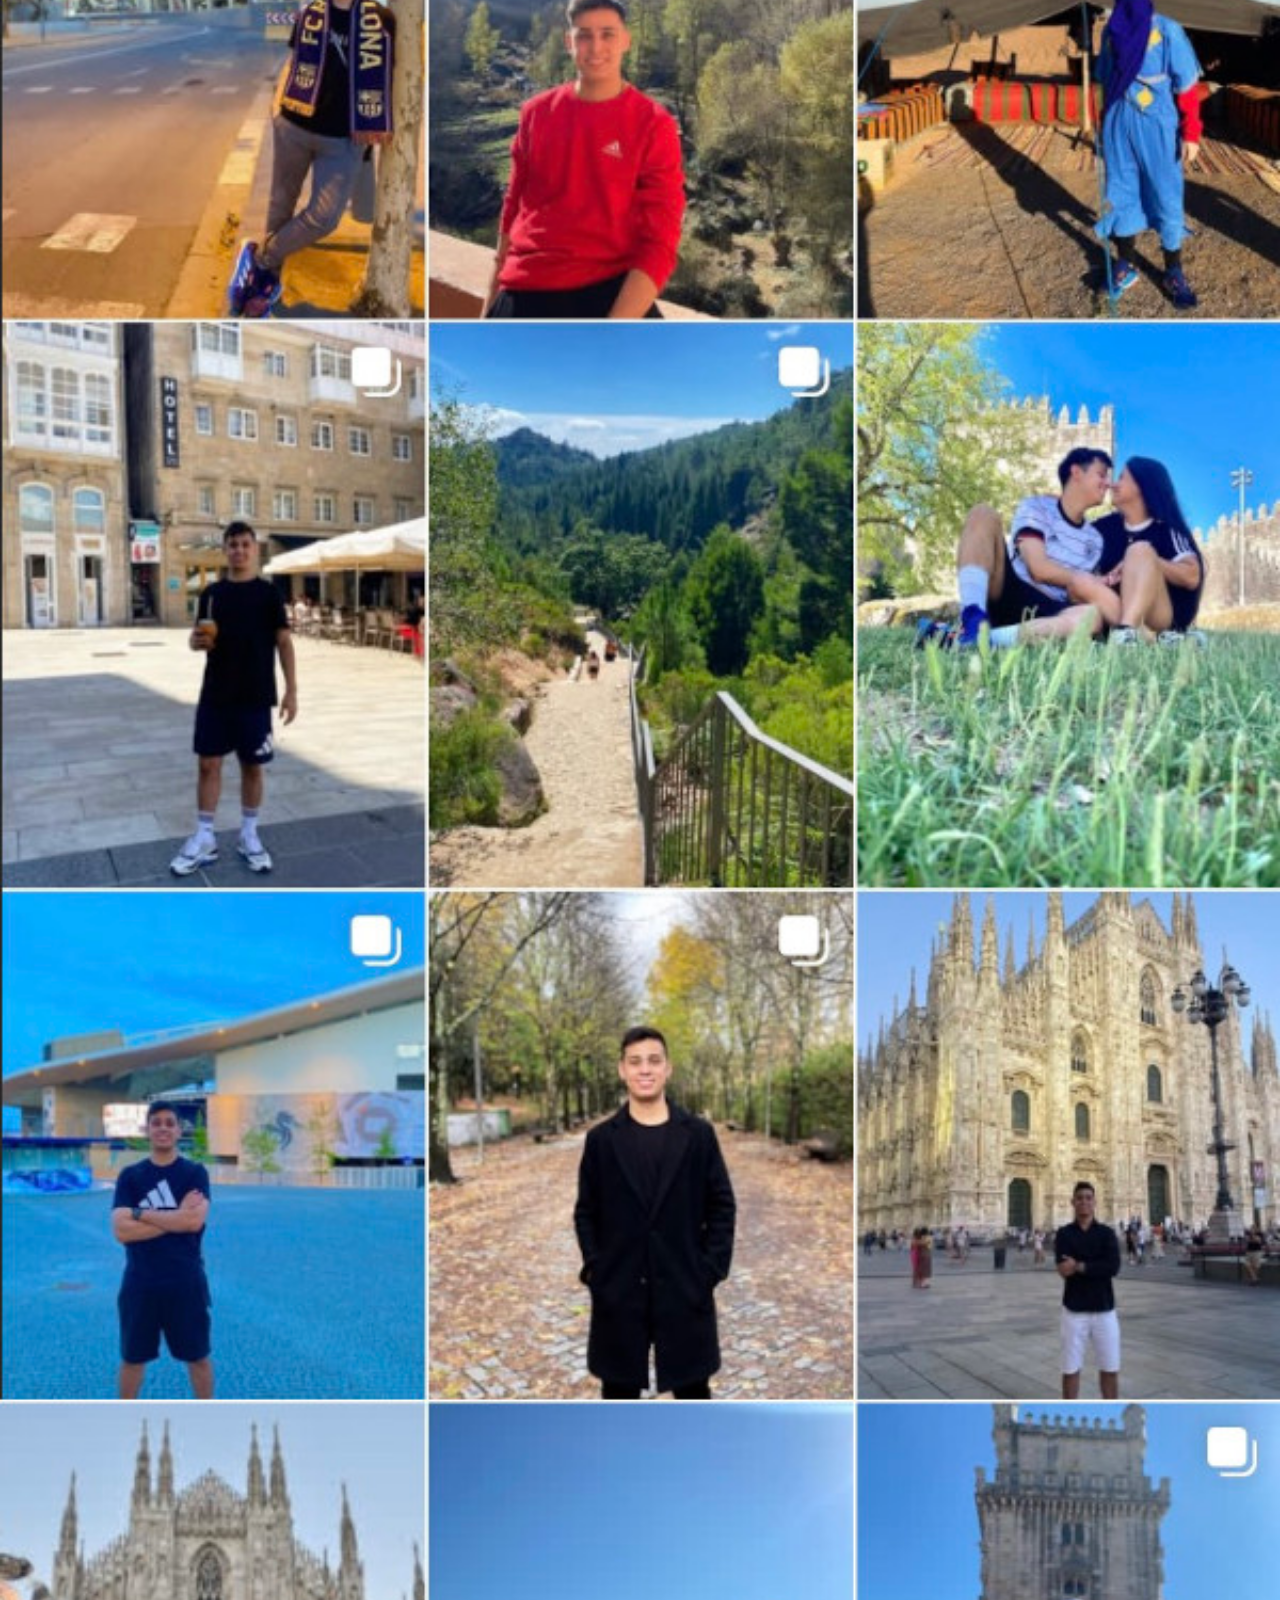
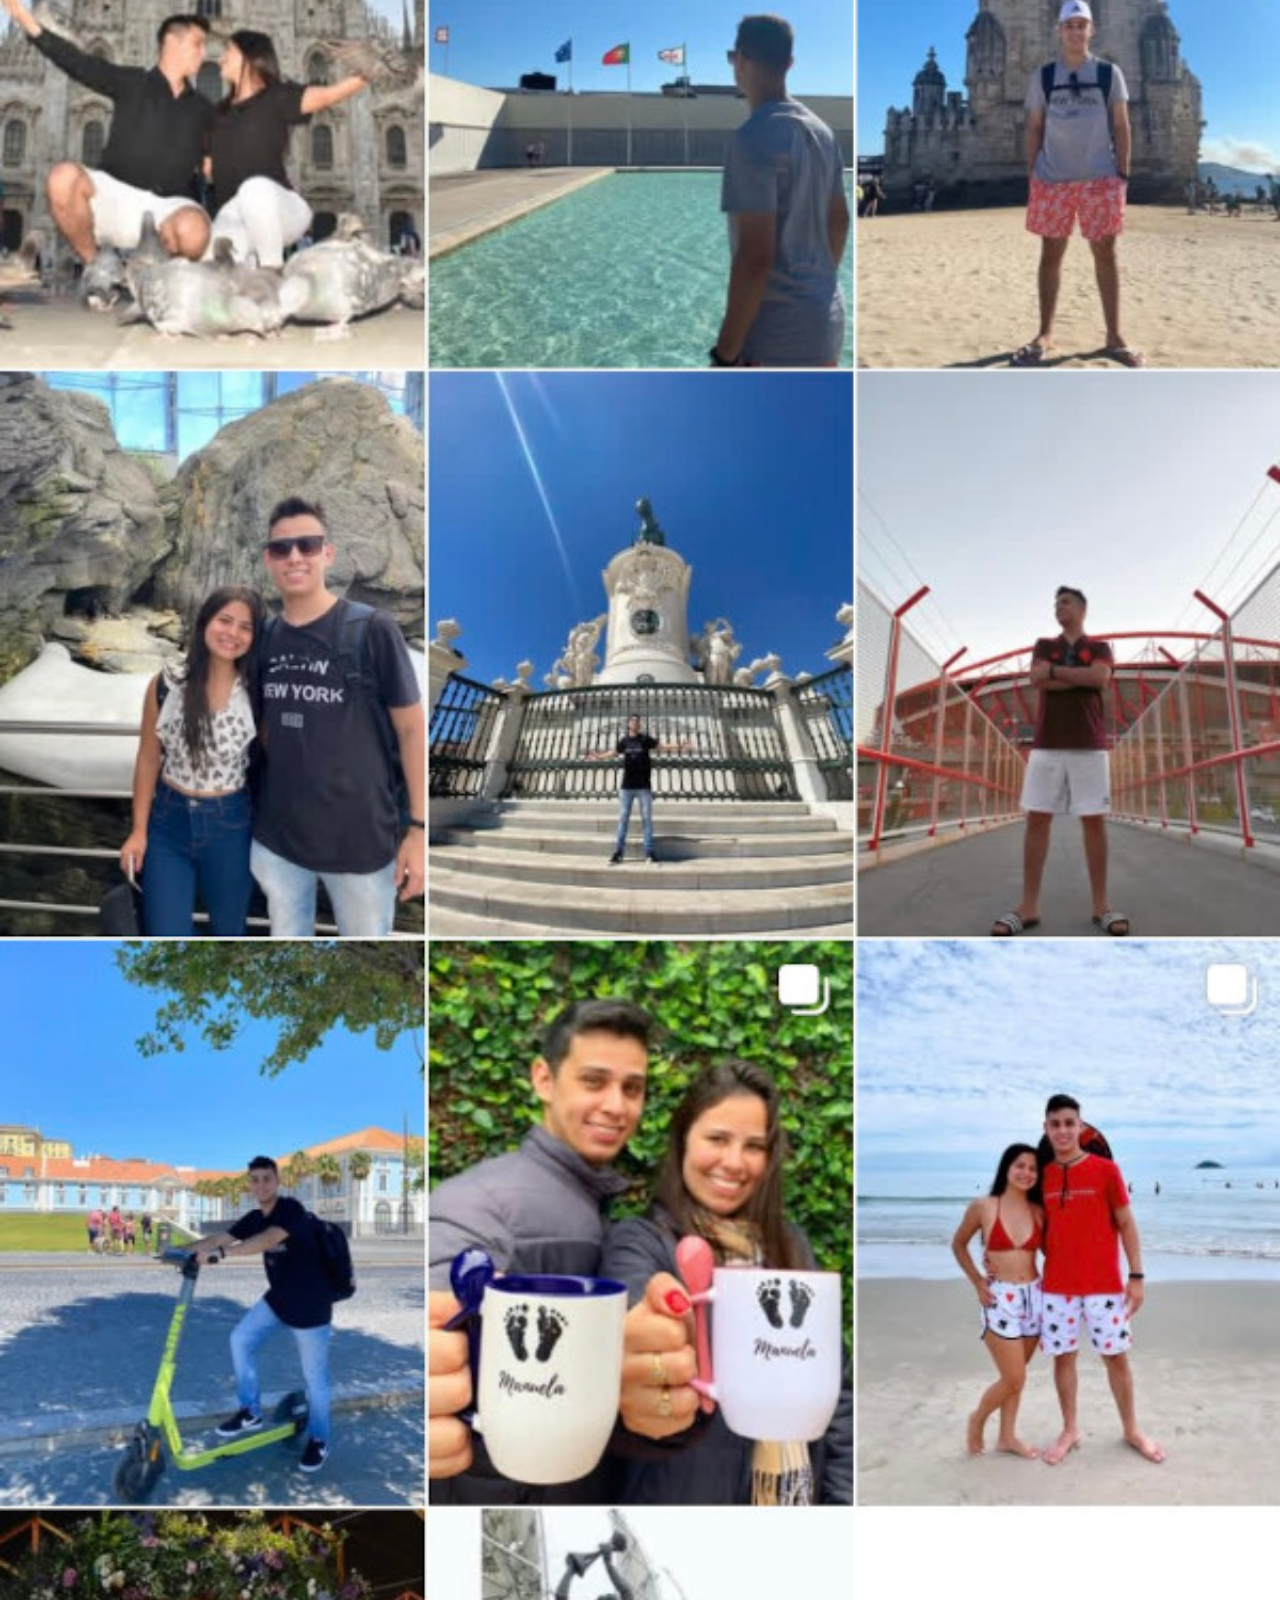
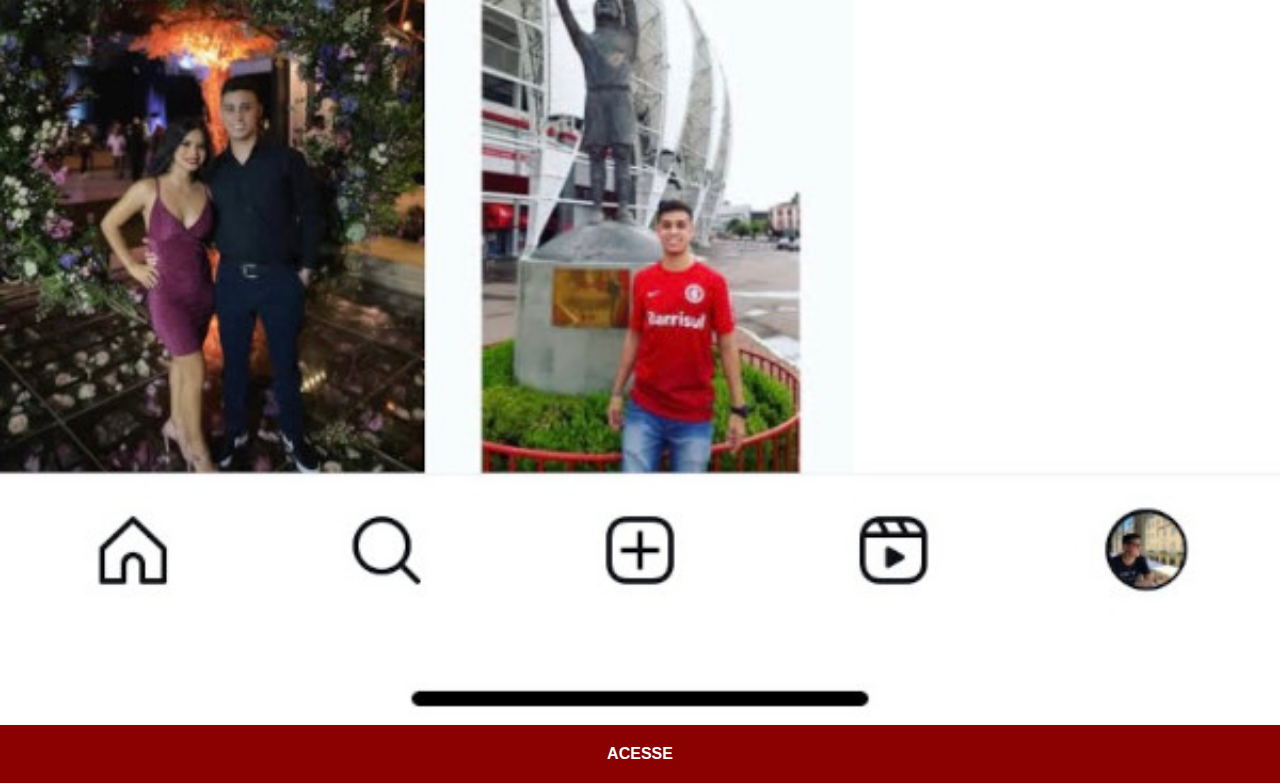
<file: instagram.html>
<!DOCTYPE html>
<html lang="pt-br">
<head>
    <meta charset="UTF-8">
    <meta name="viewport" content="width=device-width, initial-scale=1.0">
    <link rel="stylesheet" href="estilos/social.css">
    <title>Instagram</title>
</head>
<body>
    <img src="imagens/tela-instagram.jpg" alt="Instagram">
    <a href="https://instagram.com/rodolfogaraluz" target="_blank">ACESSE</a>
    
</body>
</html>
</file>
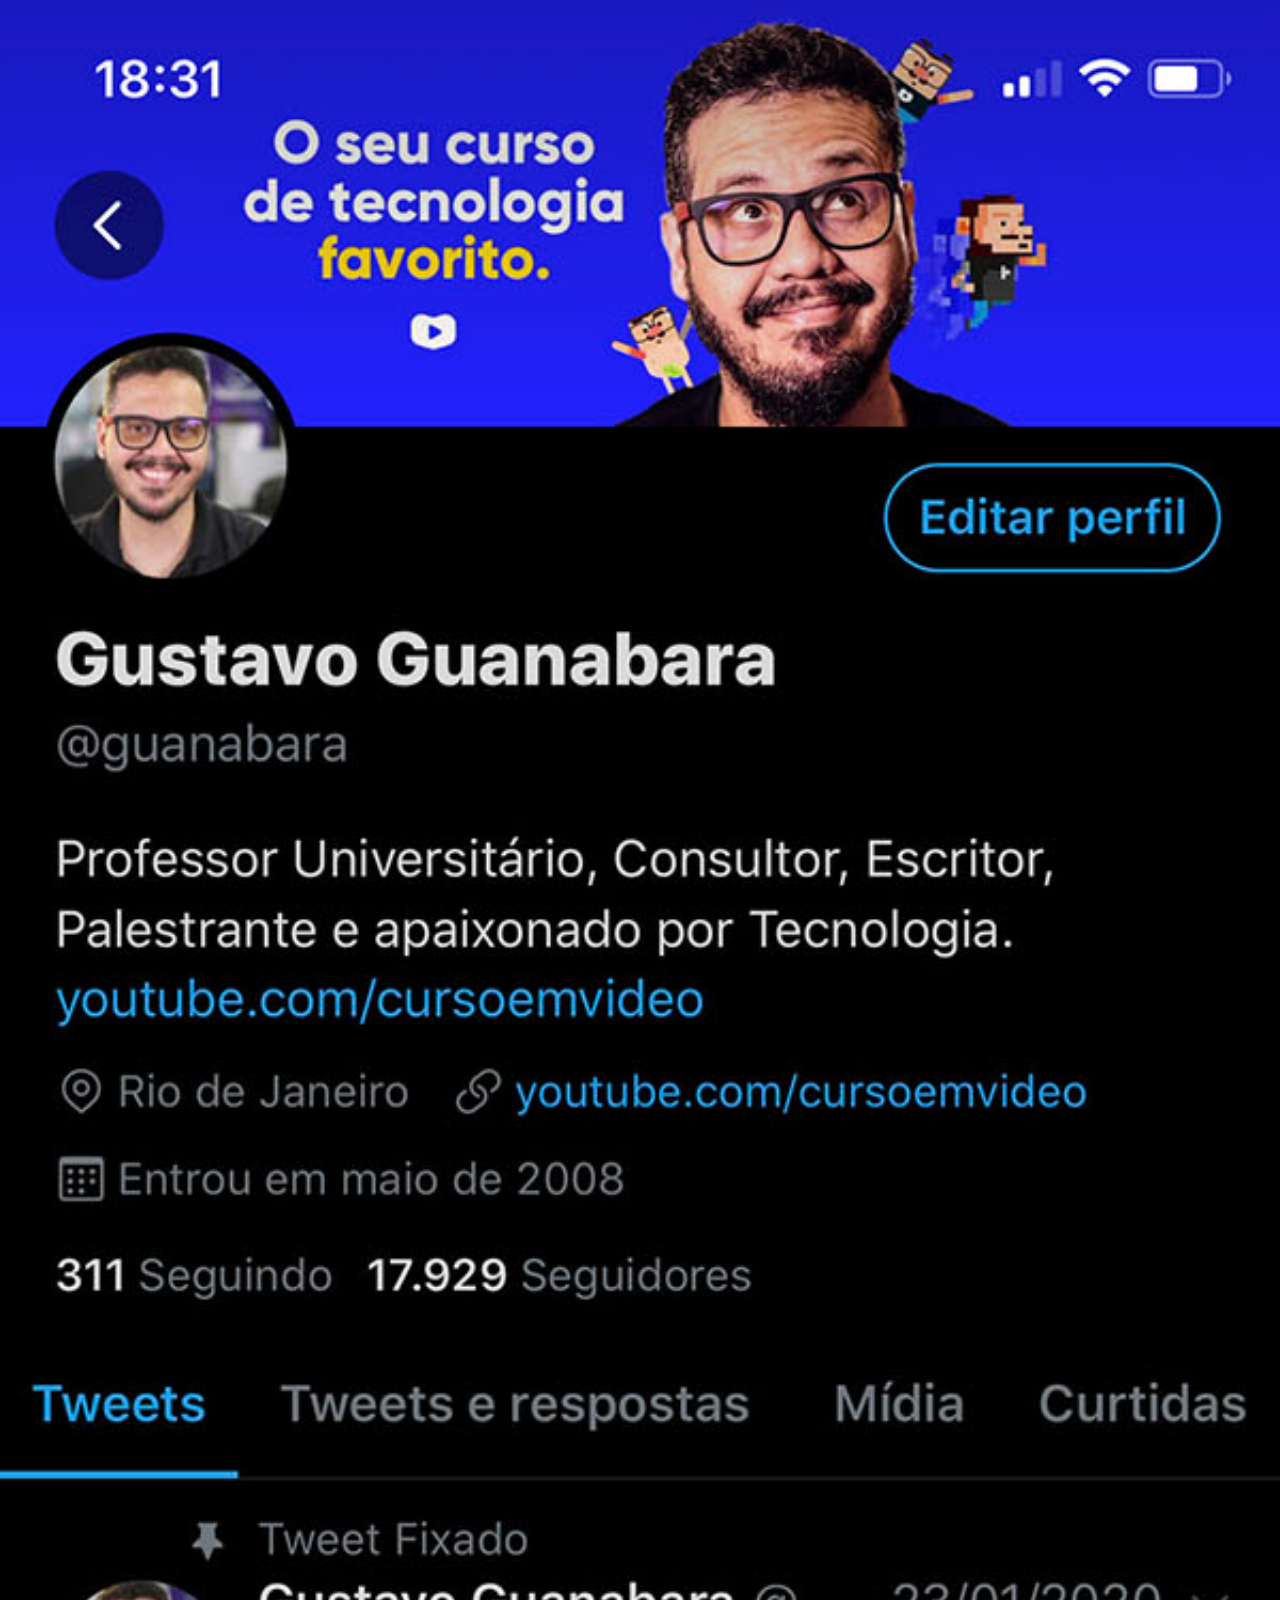
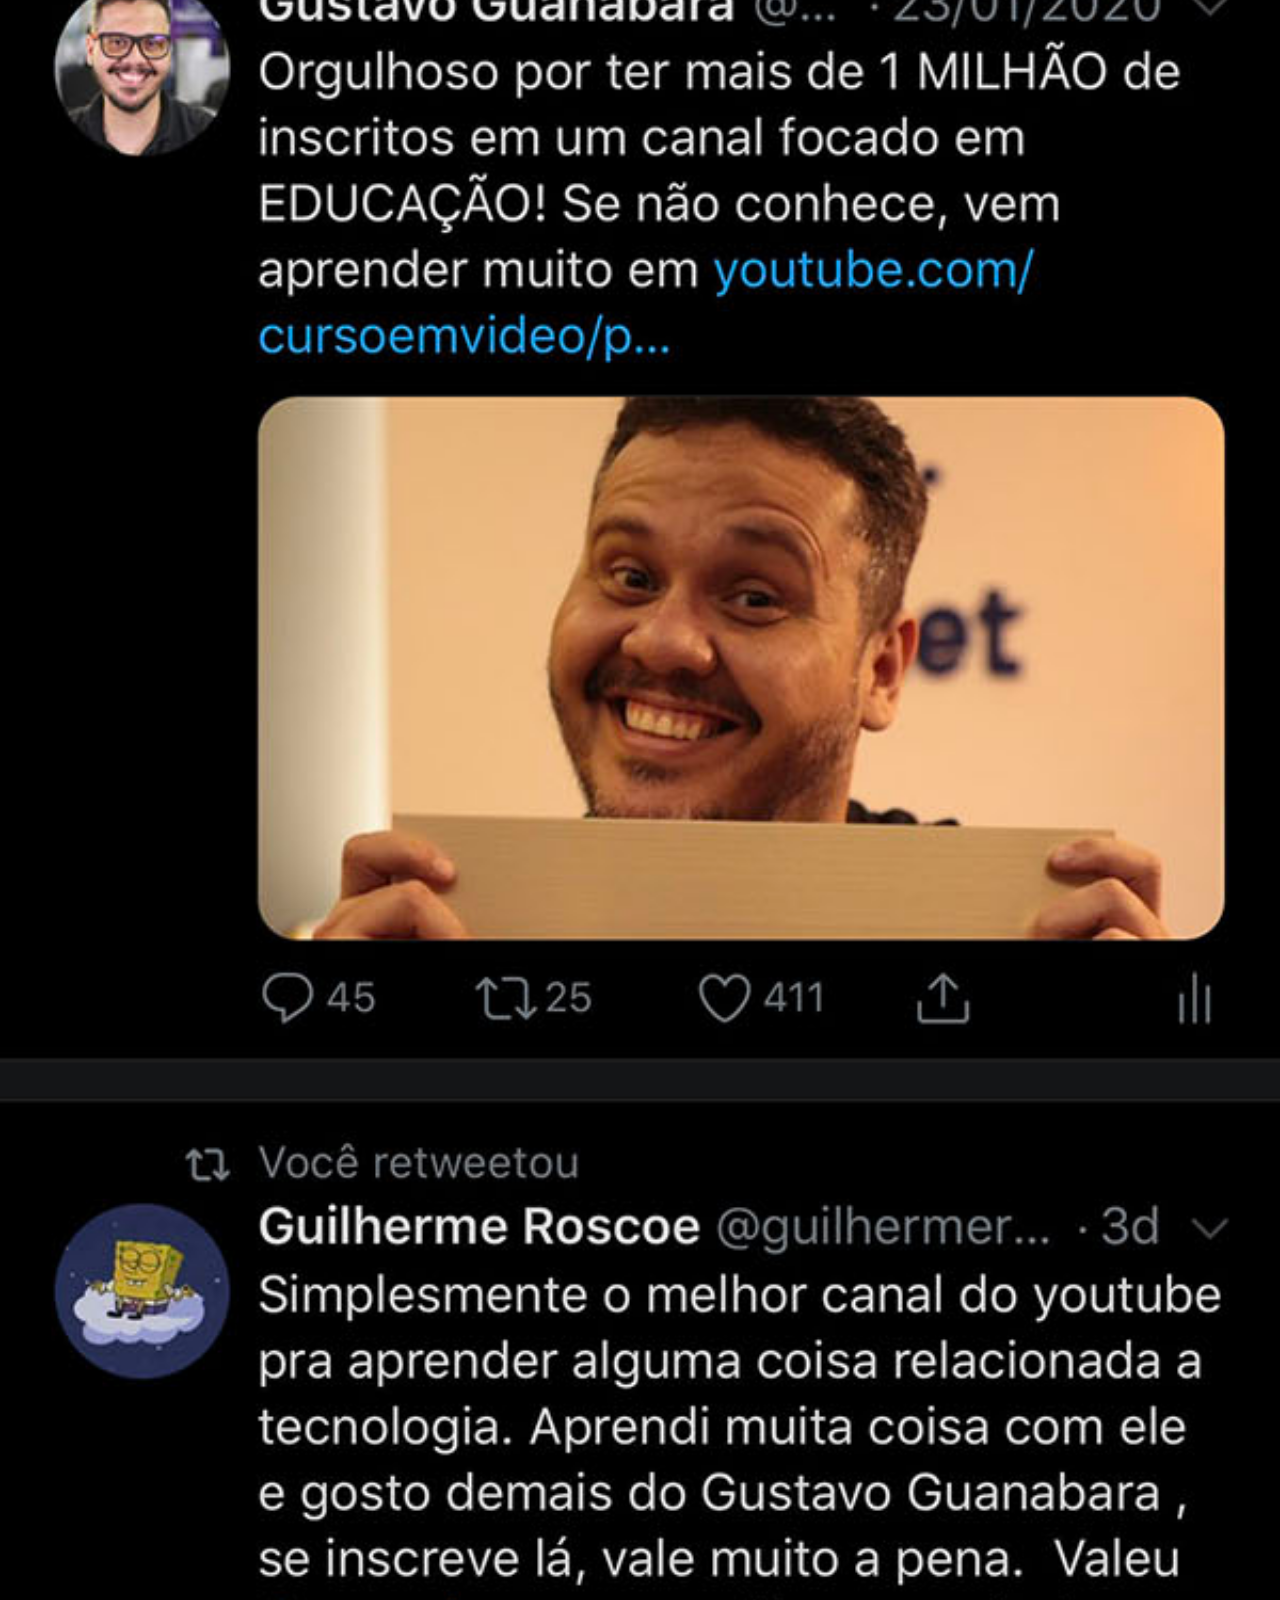
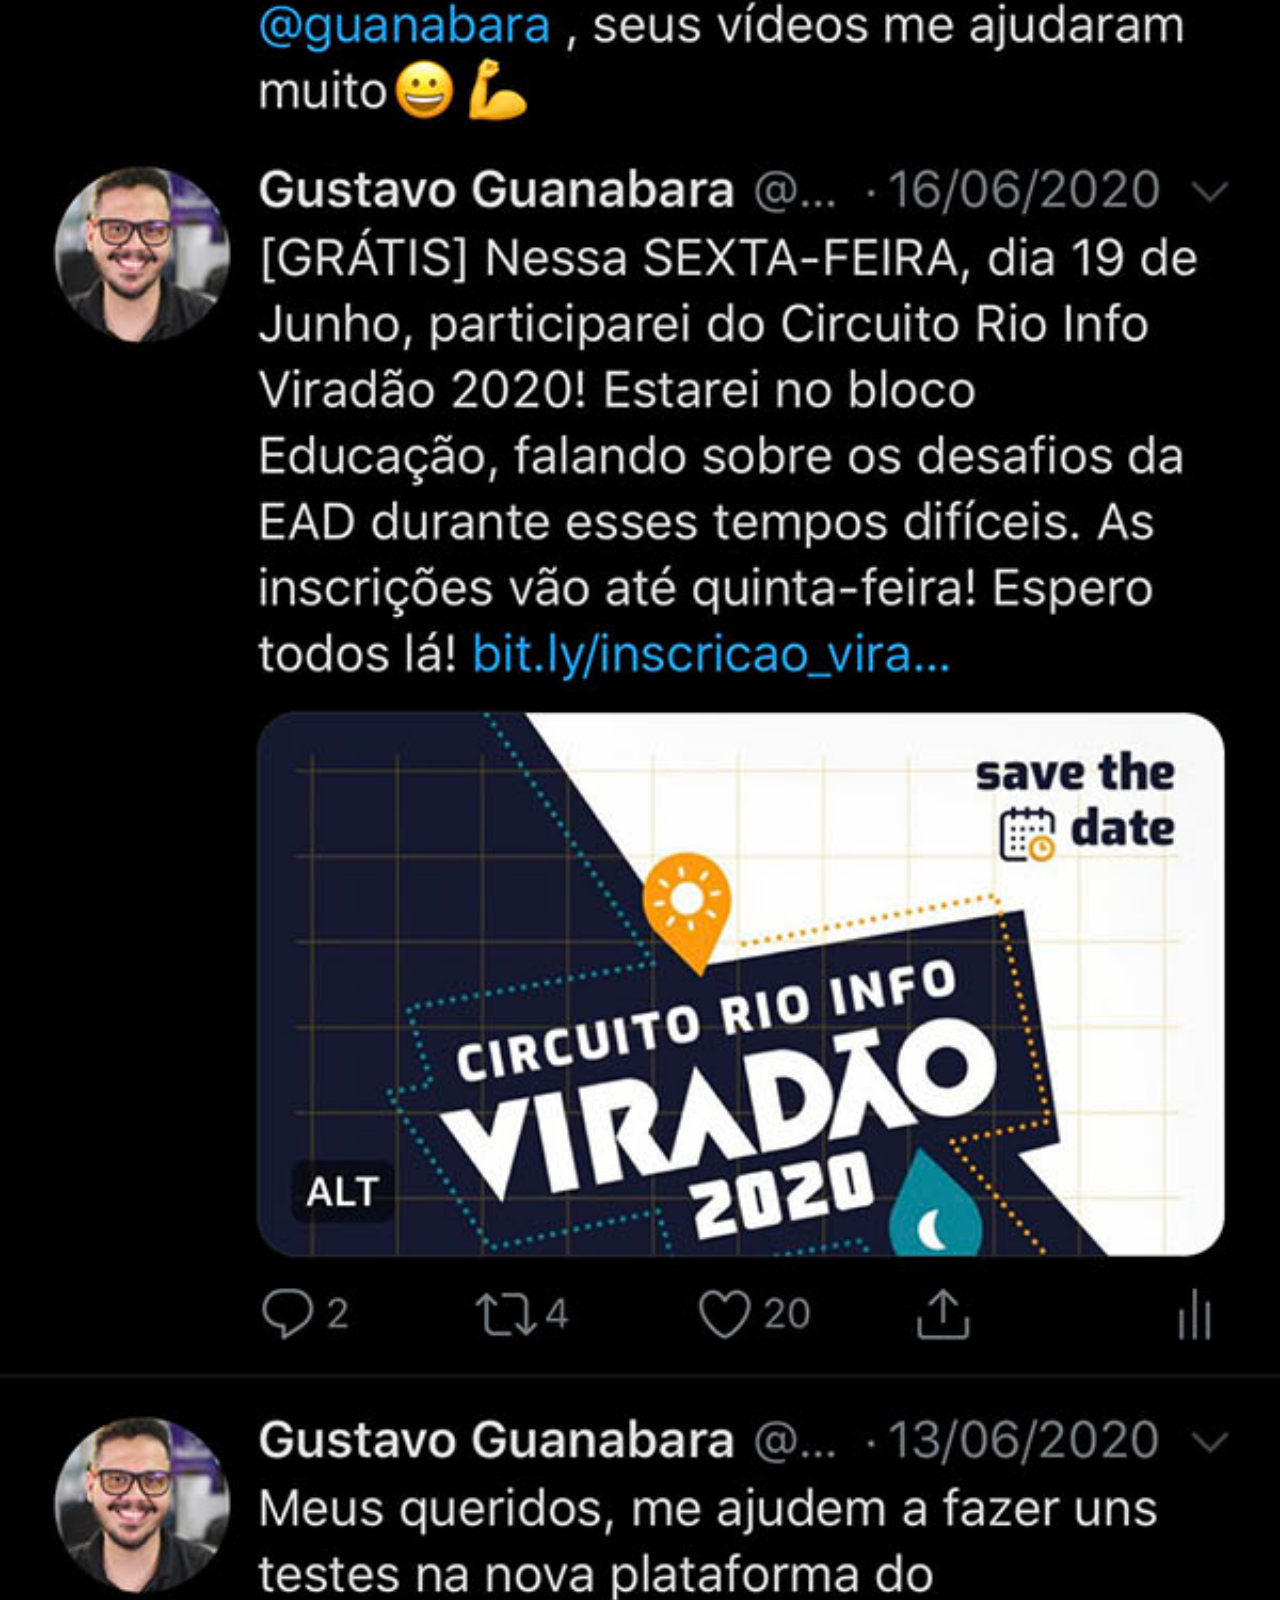
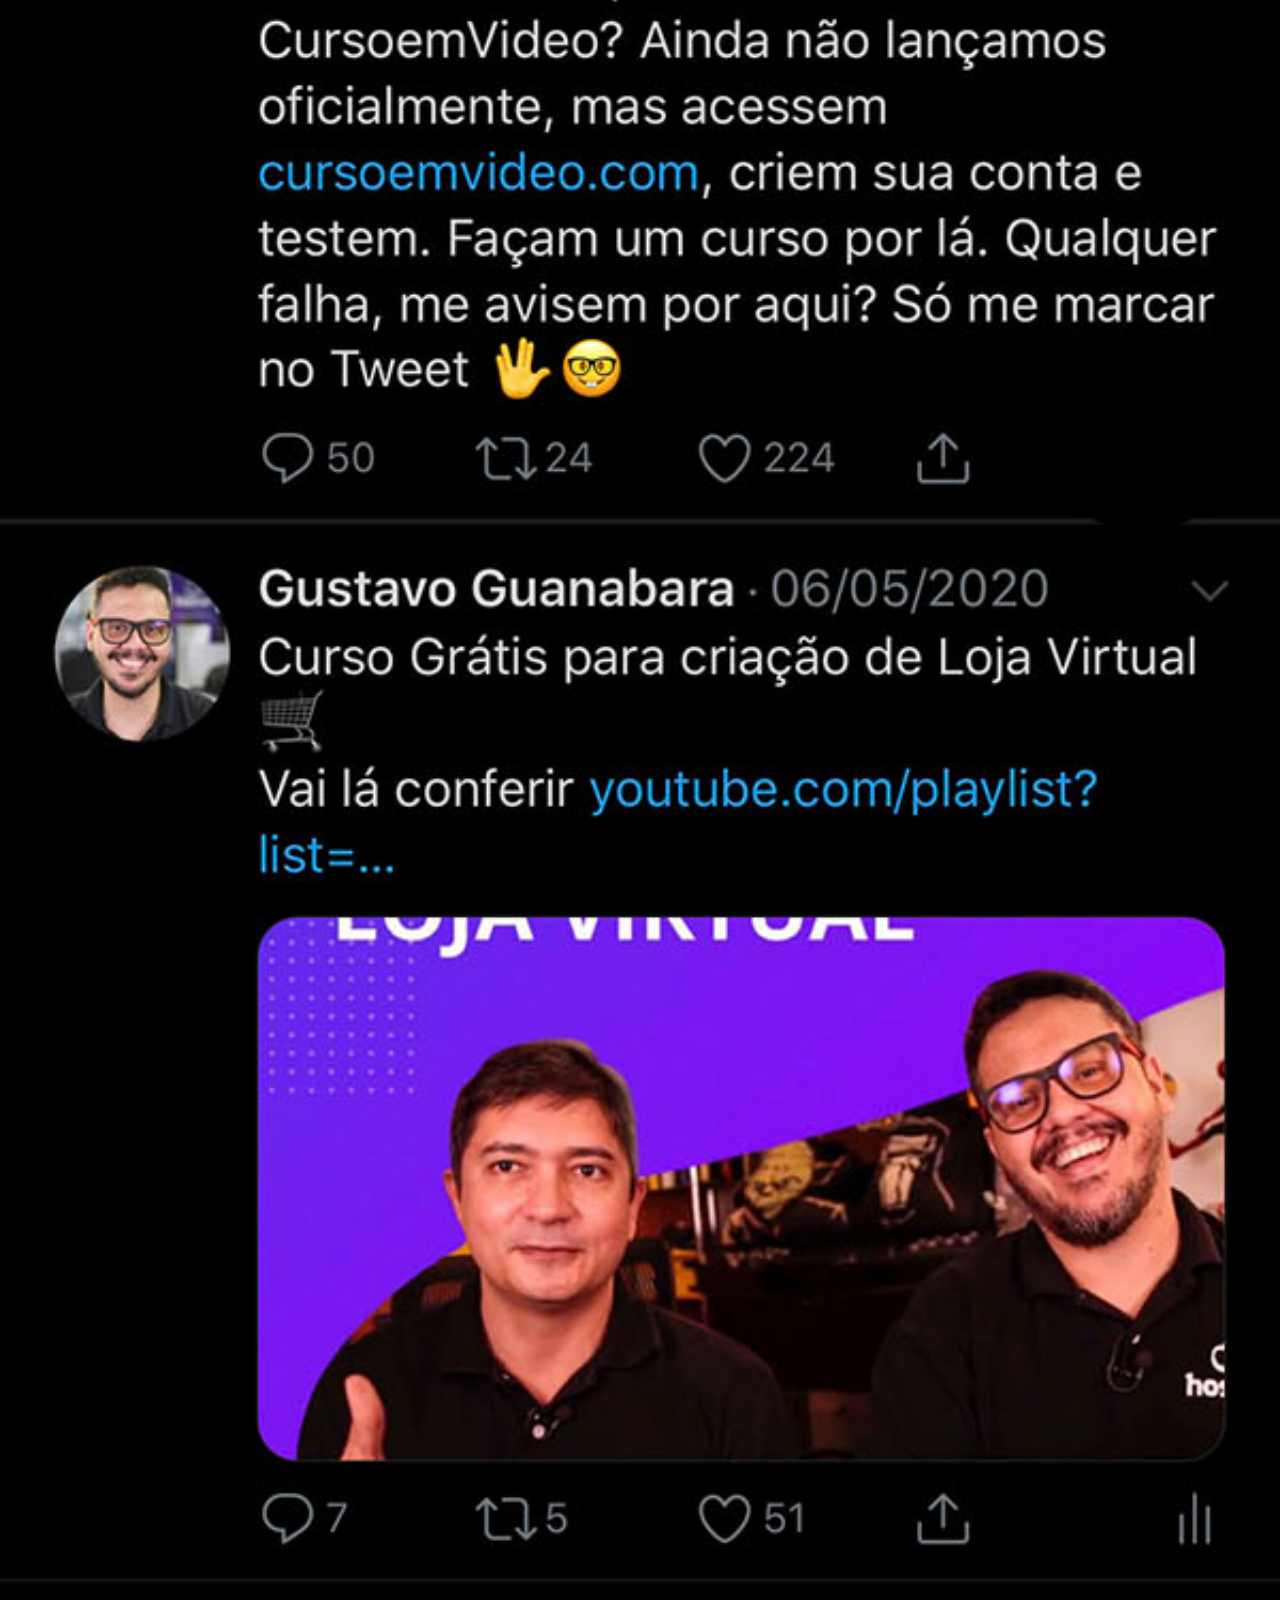
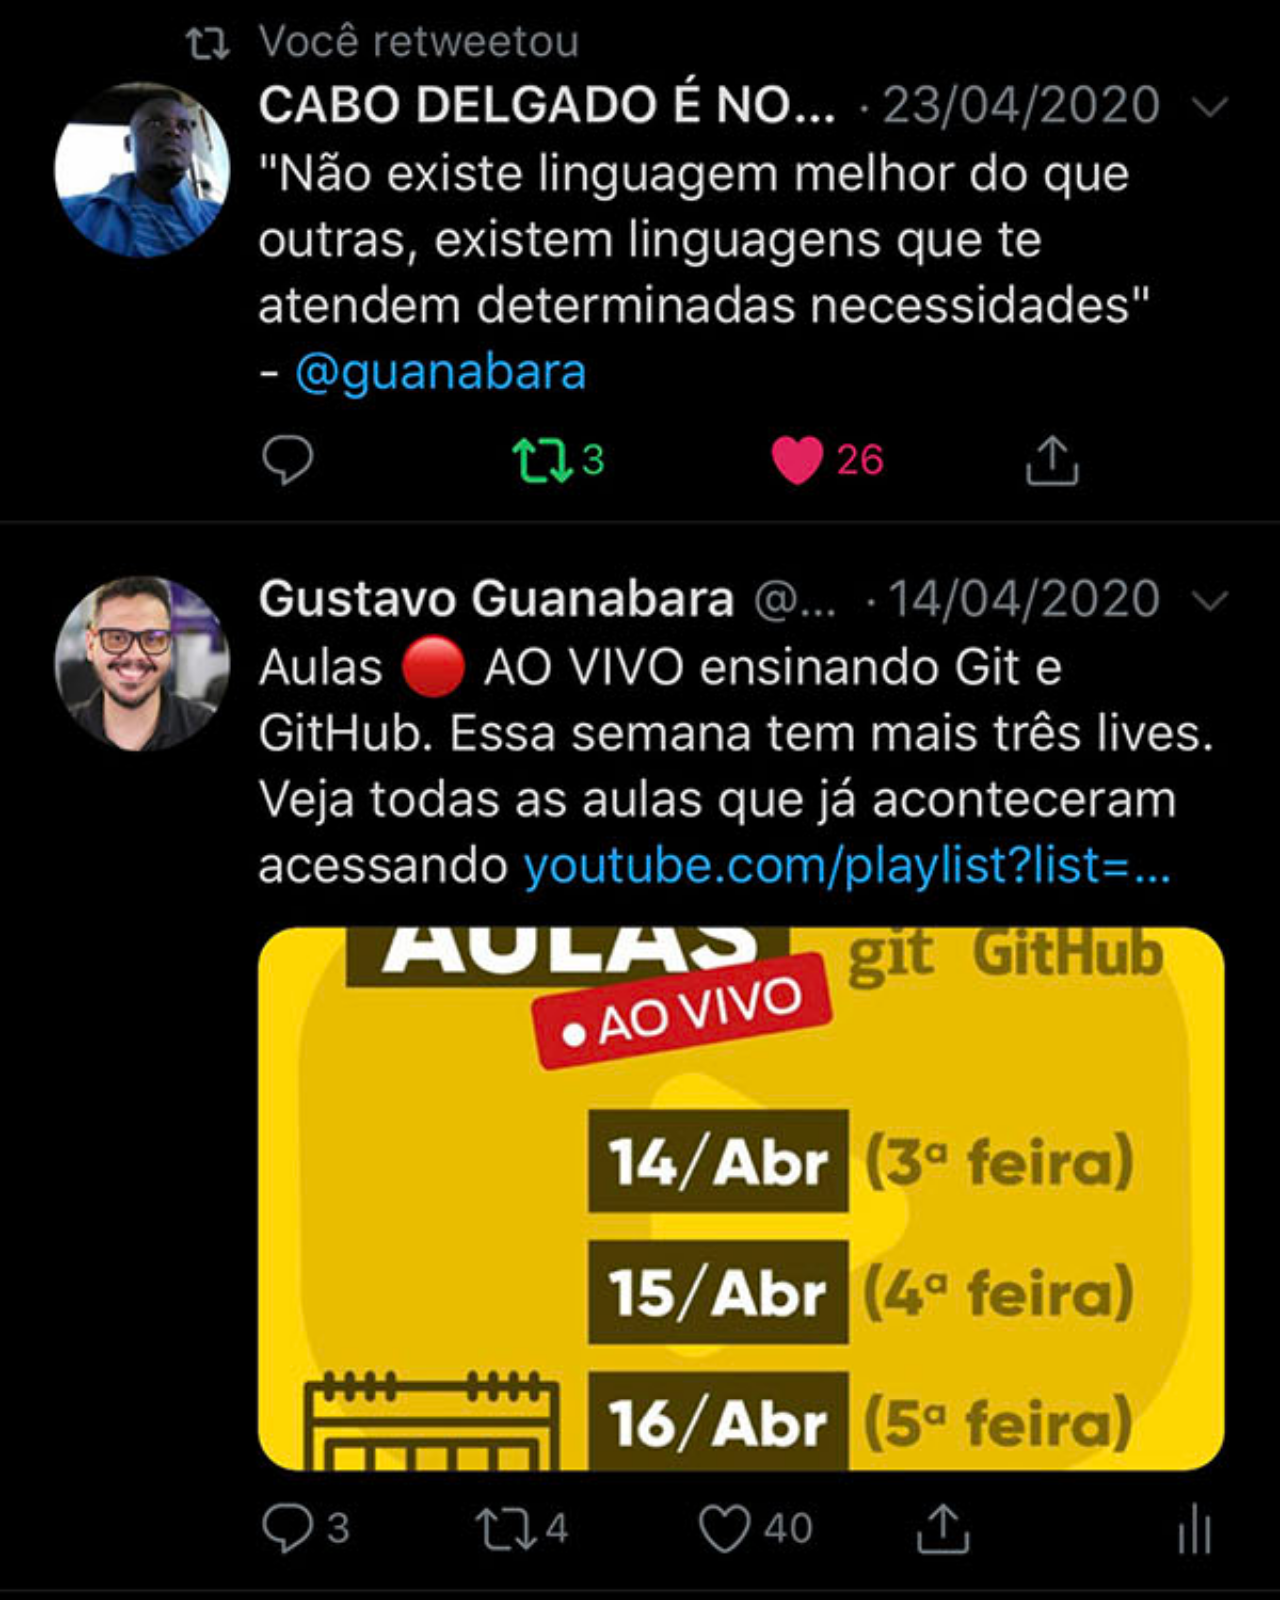
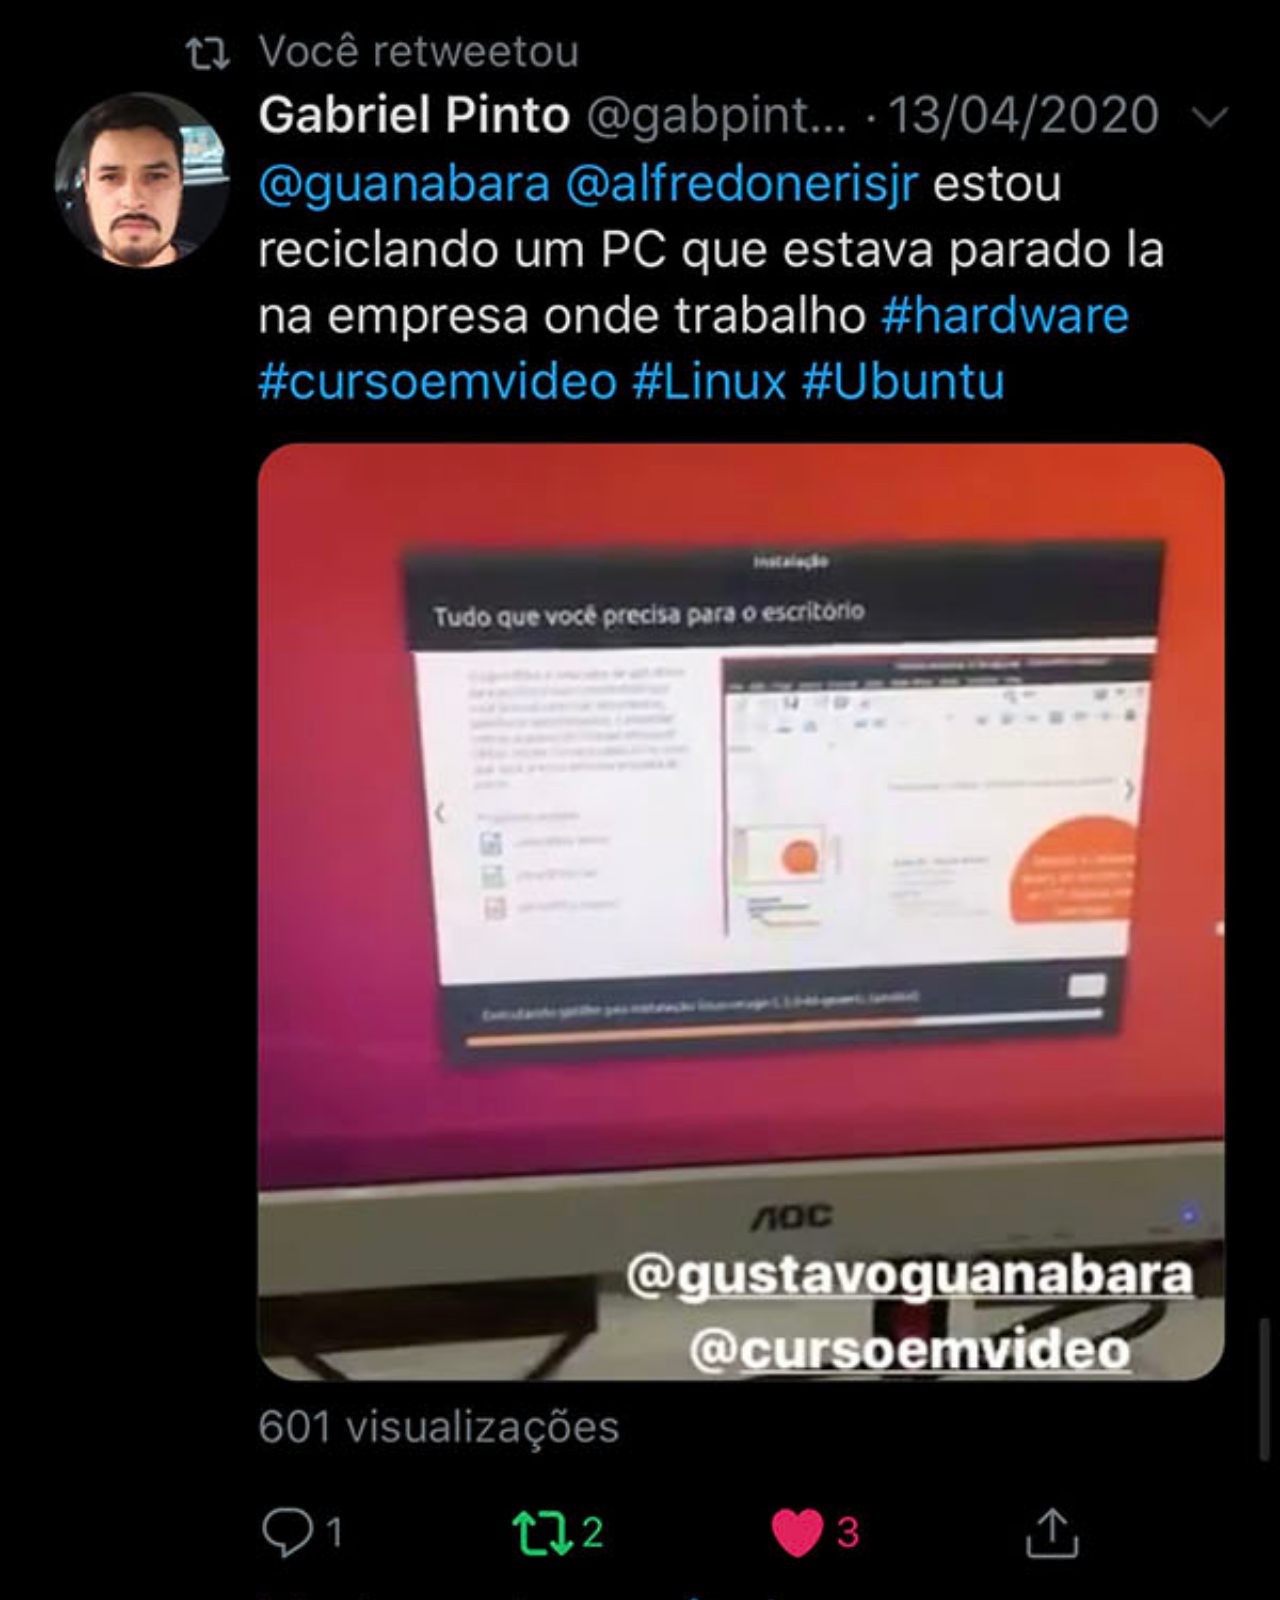
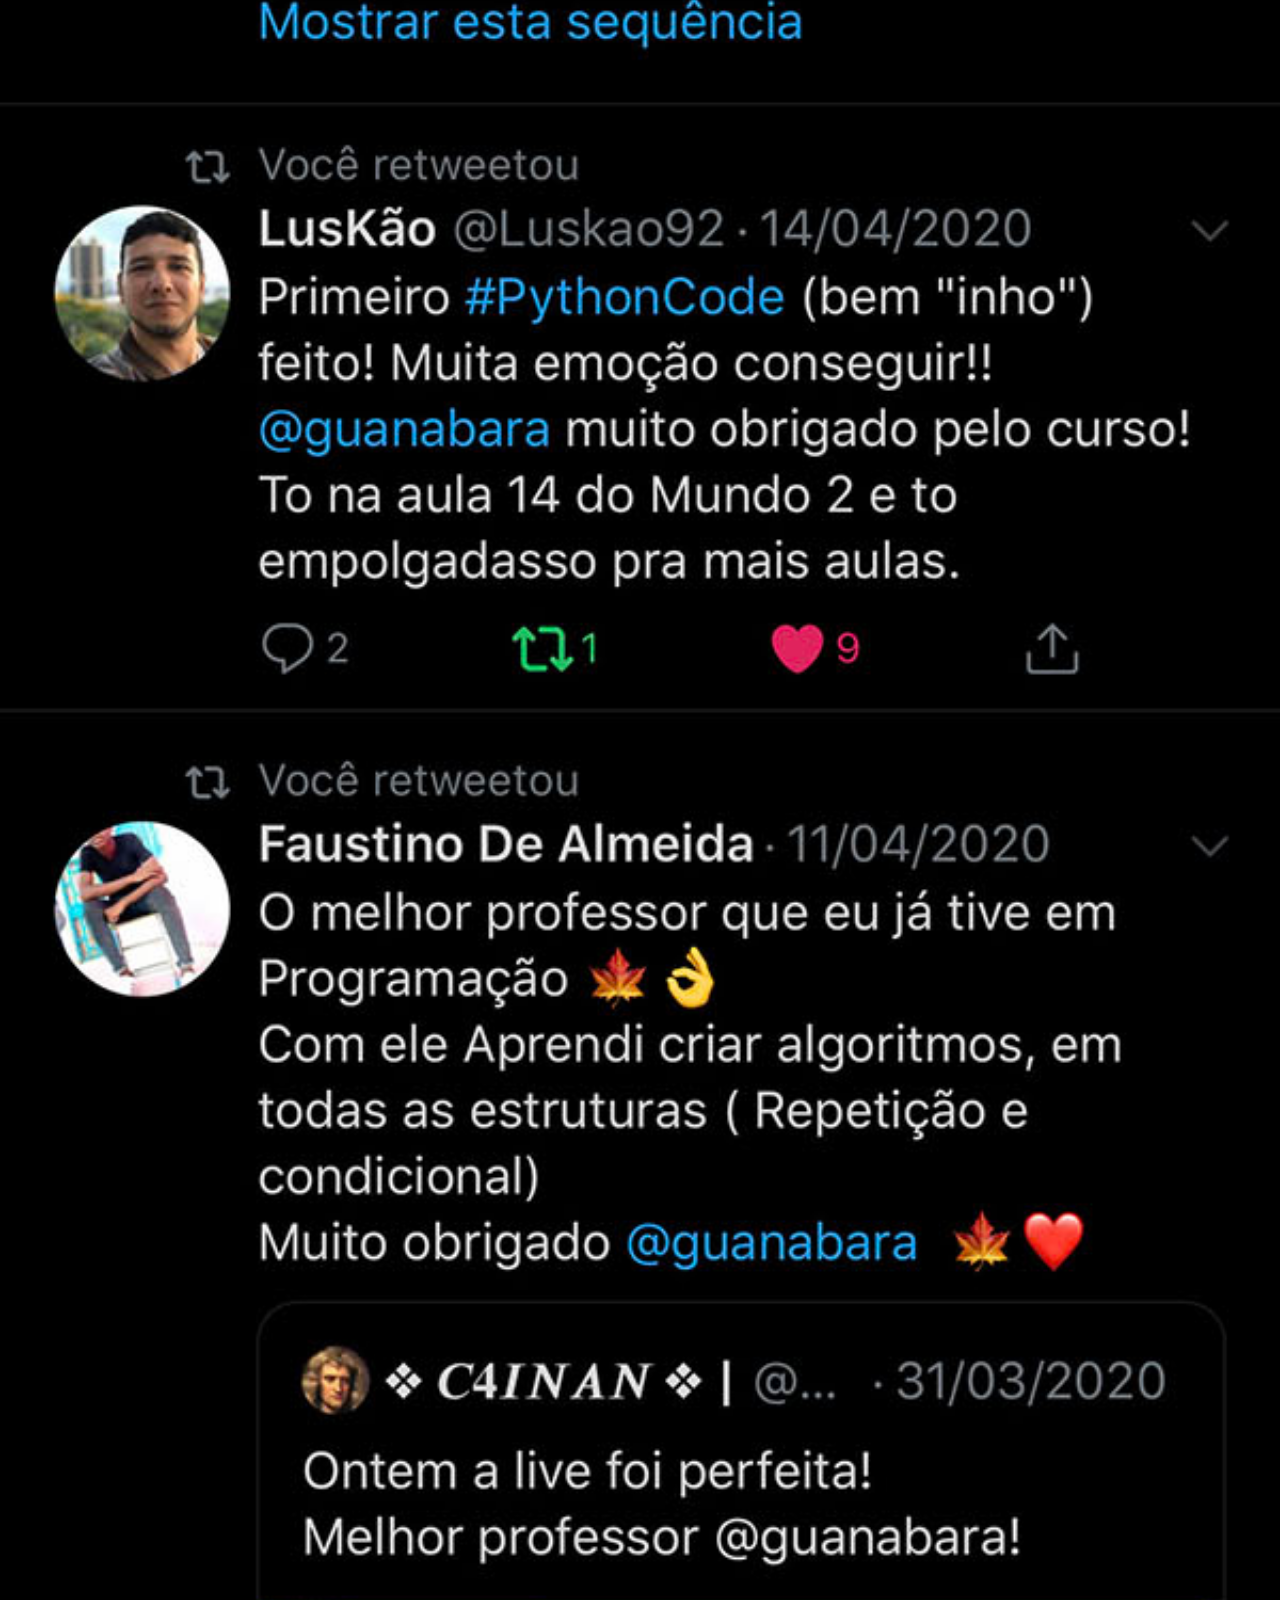
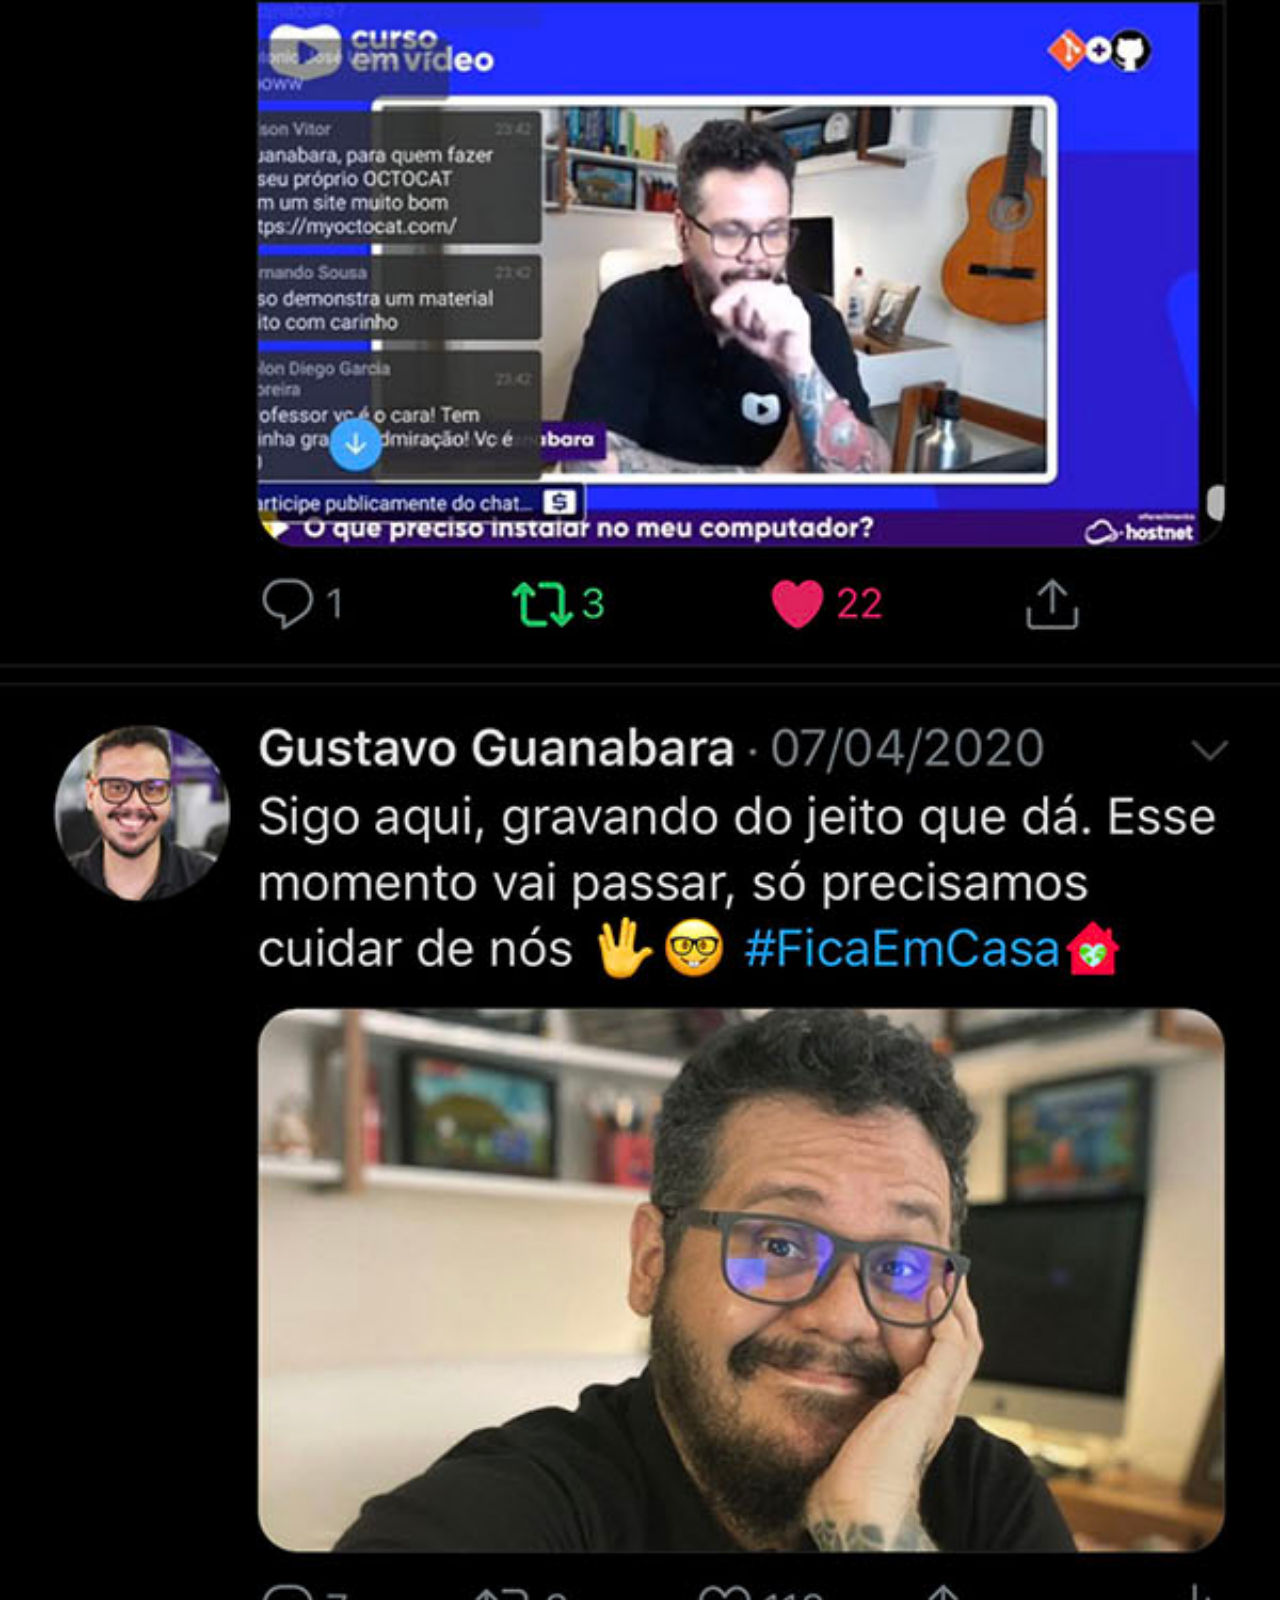
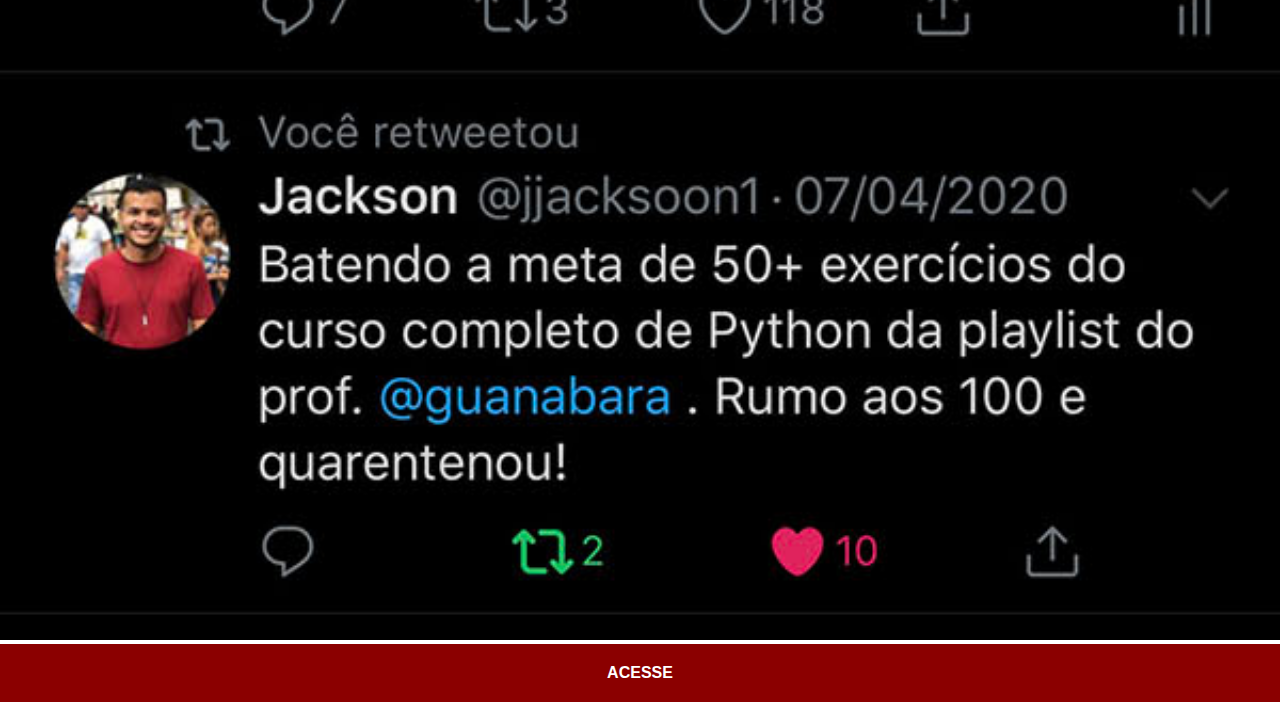
<file: twitter.html>
<!DOCTYPE html>
<html lang="pt-br">
<head>
    <meta charset="UTF-8">
    <meta name="viewport" content="width=device-width, initial-scale=1.0">
    <title>Twitter</title>
    <link rel="stylesheet" href="estilos/social.css">
</head>
<body>
    <img src="imagens/tela-twitter.jpg" alt="Twitter">
    <a href="https://x.com/guanabara" target="_blank">ACESSE</a>
    
    
</body>
</html>
</file>
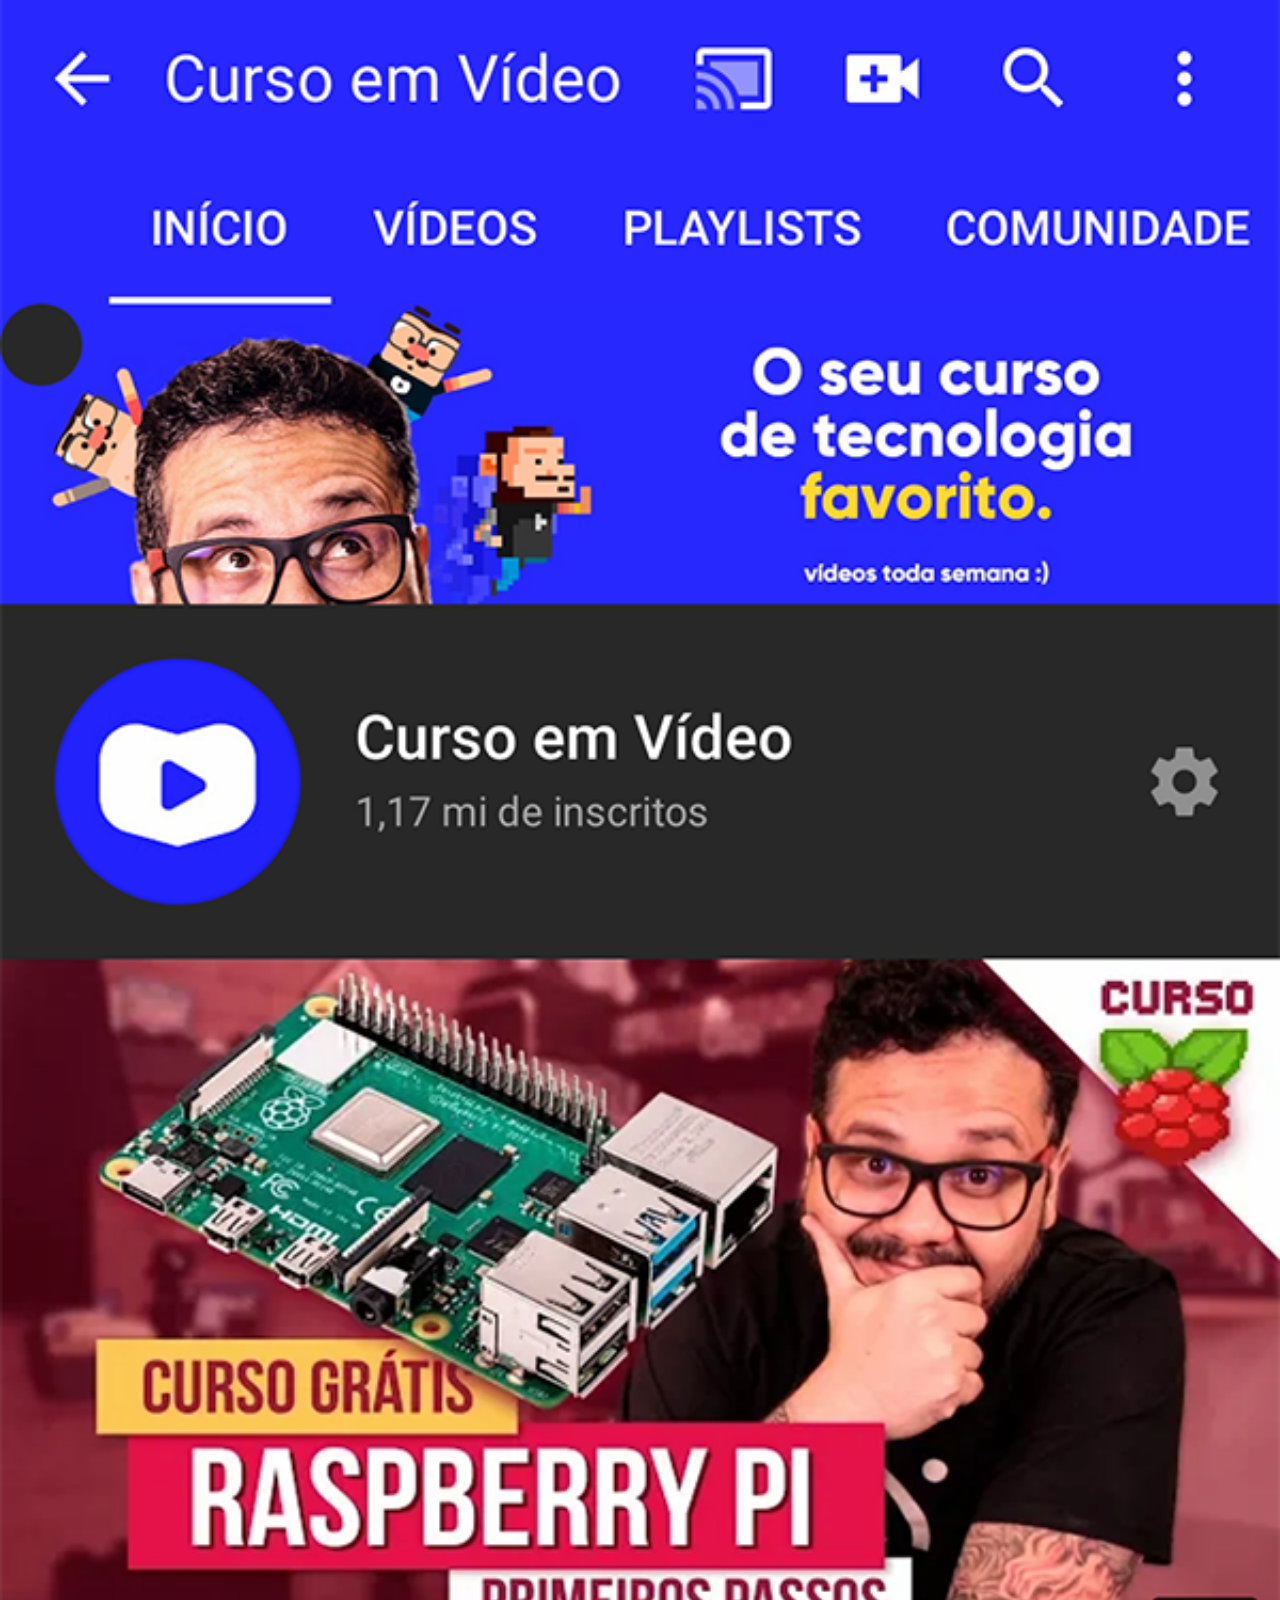
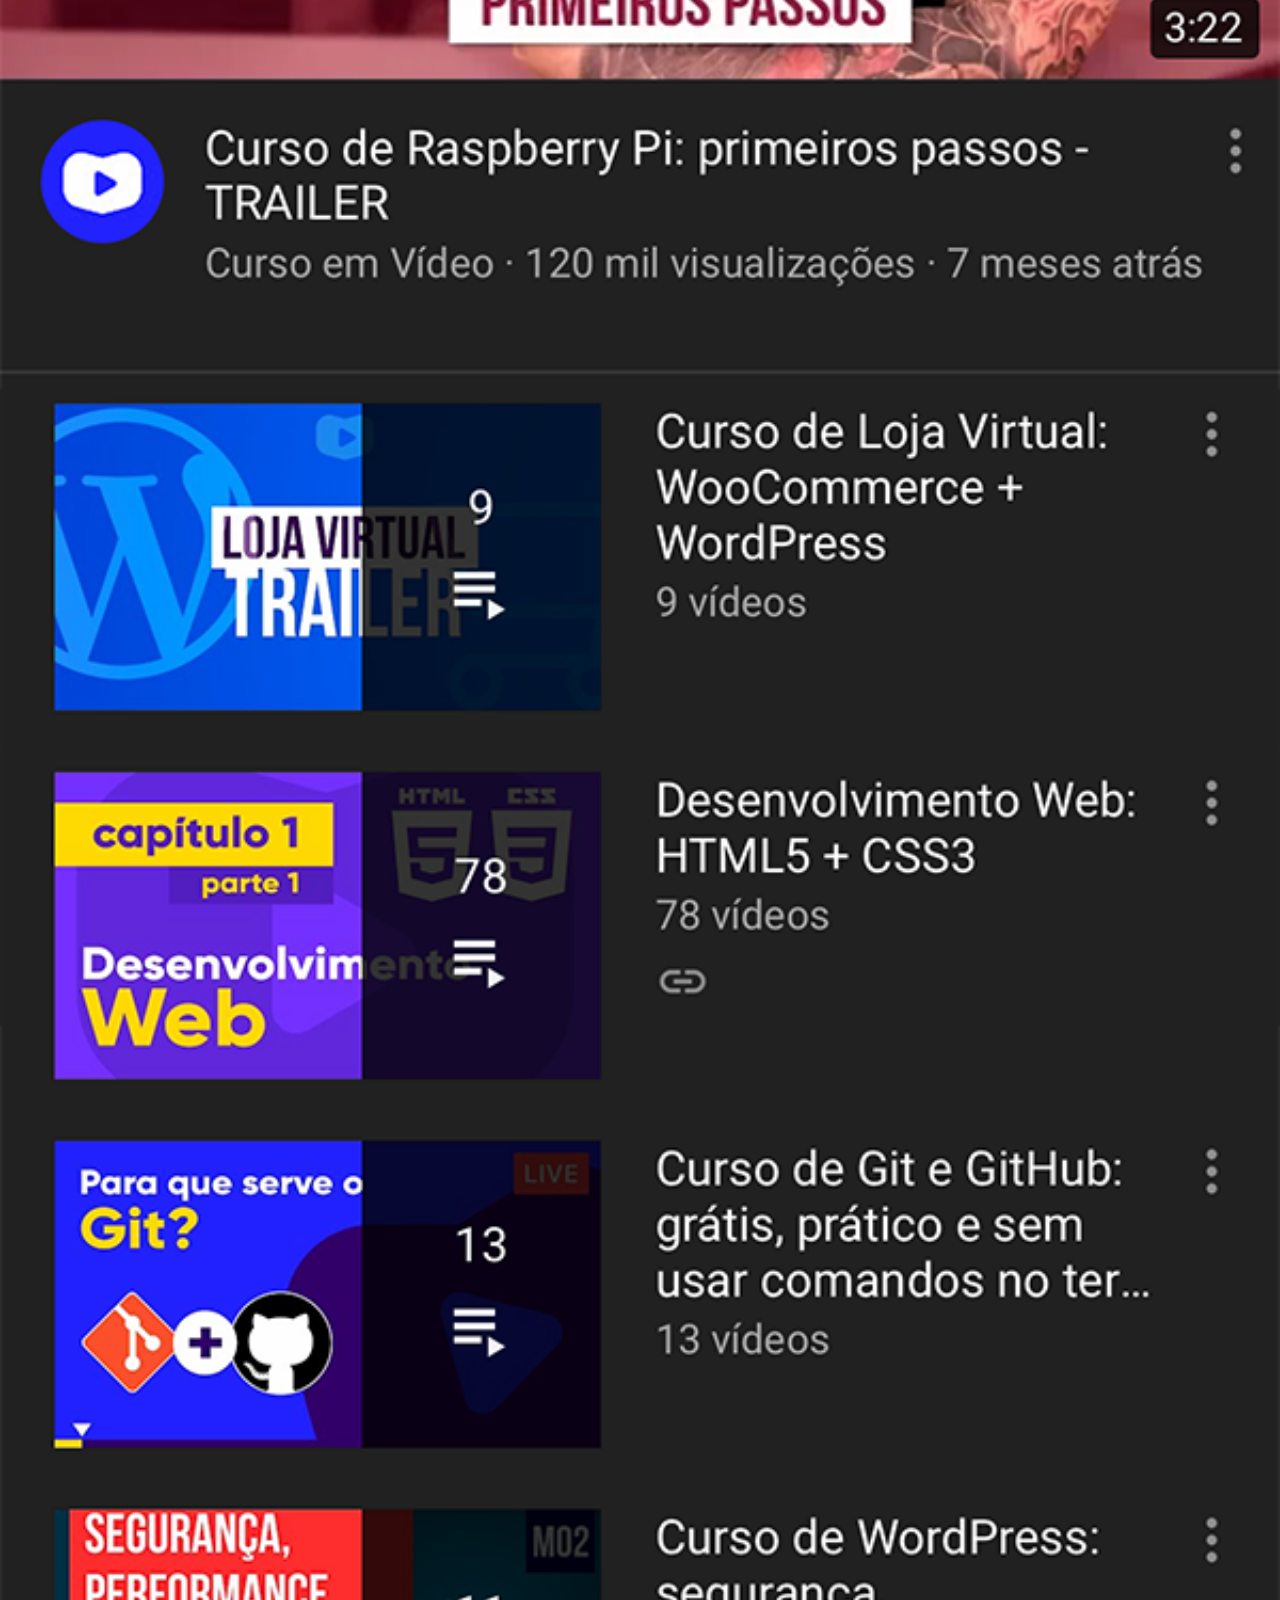
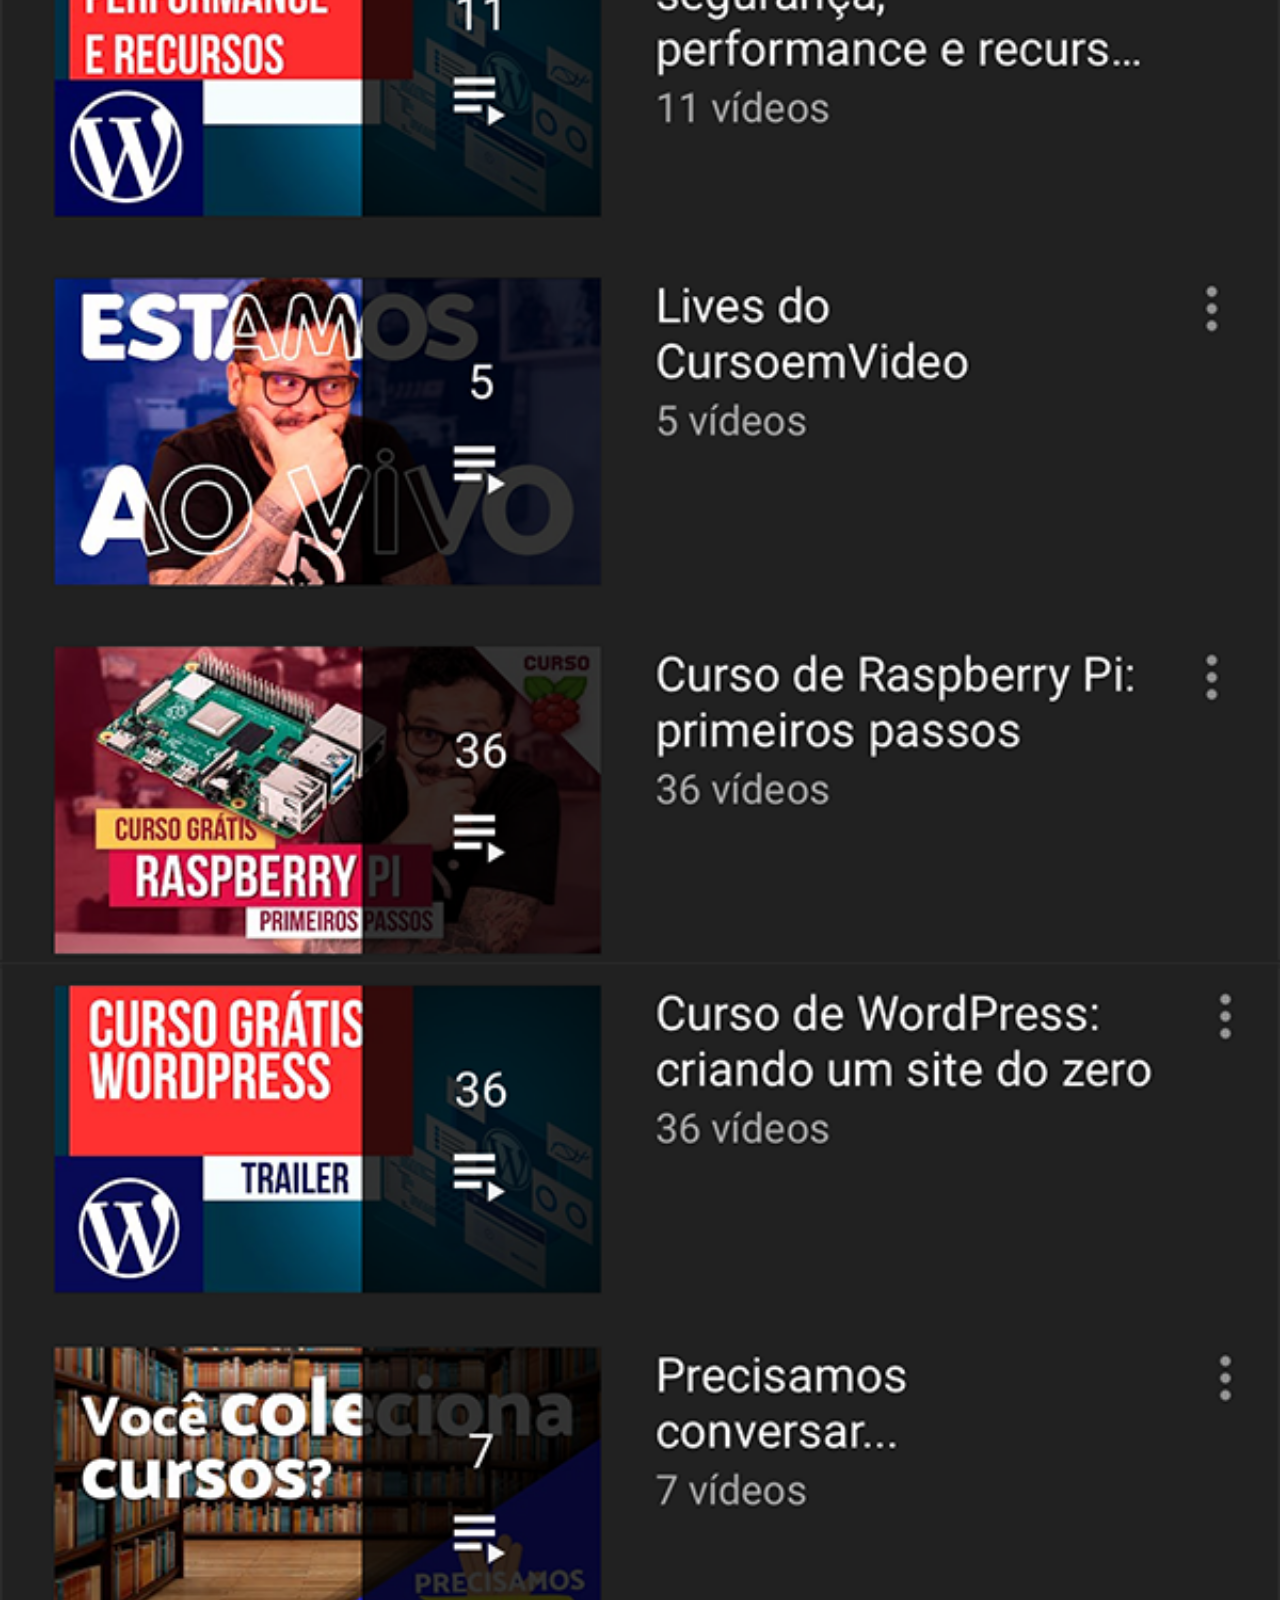
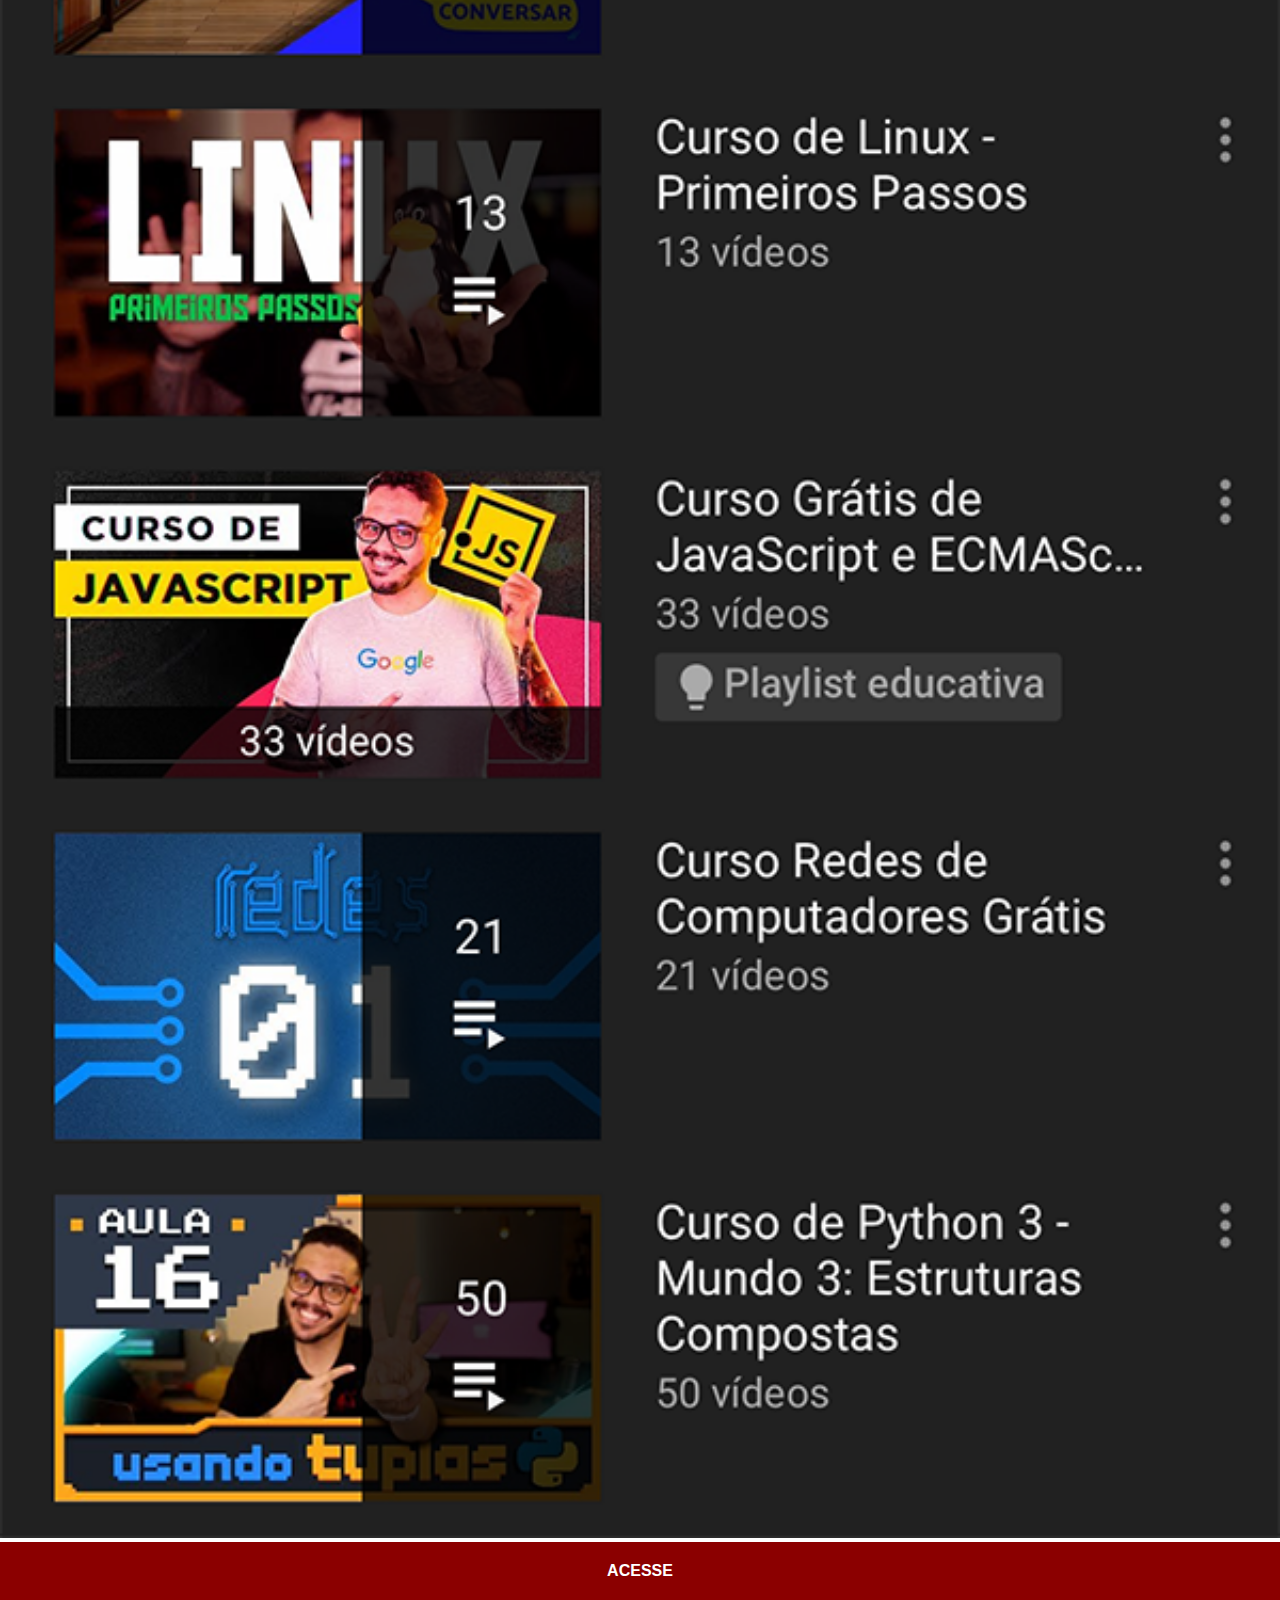
<file: youtube.html>
<!DOCTYPE html>
<html lang="pt-br">
<head>
    <meta charset="UTF-8">
    <meta name="viewport" content="width=device-width, initial-scale=1.0">
    <title>Youtube</title>
    <link rel="stylesheet" href="estilos/social.css">
    
</head>
<body>
    <img src="imagens/tela-youtube.png" alt="Youtube">
    <a href="https://www.youtube.com/cursoemvideo" target="_blank">ACESSE</a>
    
</body>
</html>
</file>
<file: estilos/style.css>
@charset "UTF-8";
*{
    margin: 0;
    padding: 0;
    font-family: Arial, Helvetica, sans-serif;
}
html, body{
    height: 100vh;
    width: 100vw;
    background-color: black;
}
main{
    position: relative;
    height: 100vh;
}
body{
    background: url(../imagens/fundo-madeira.jpg);
    background-size: cover;
    background-attachment: fixed;
}
section#telefone{
    position: absolute;
    top: 50%;
    left: 50%;
    transform: translate(-50%, -50%);
    height: 627px;
    width: 311px;
    background-color: blue;
    background:url(../imagens/frame-iphone.png) no-repeat;
}
iframe#tela{
    position: relative;
    top: 80px;
    left: 22px;
    width: 269px;
    height: 471px;
}
section#redes-sociais{
    text-align: right;
}
section#redes-sociais img{
    width: 50px;
    margin: 10px;
    border-radius: 50%;
    box-shadow: 2px 2px 5px rgba(0, 0, 0, 0.436);
    box-sizing: border-box;
}
section#redes-sociais img:hover{
    border: 2px solid rgba(255, 255, 255, 0.577);
    transform: translate(-3px, -3px);
    box-shadow: 5px 5px 10px rgba(0, 0, 0, 0.611);
    transition: transform .3s, border .2s;
}
</file>
<file: estilos/social.css>
@charset "UTF-8";

*{
            margin: 0px;
            padding: 0px;
            font-family: Arial, Helvetica, sans-serif;
        }
        ::-webkit-scrollbar{
            width: 0px;
            height: 0px;
        }
        img{
            width: 100vw;

        }
        a{
            display: block;
            background-color: darkred;
            padding: 20px;
            text-align: center;
            font-weight: bolder;
            text-decoration: none;
            color: white;


        }

        a:hover{
            background-color: red;
        }
</file>
